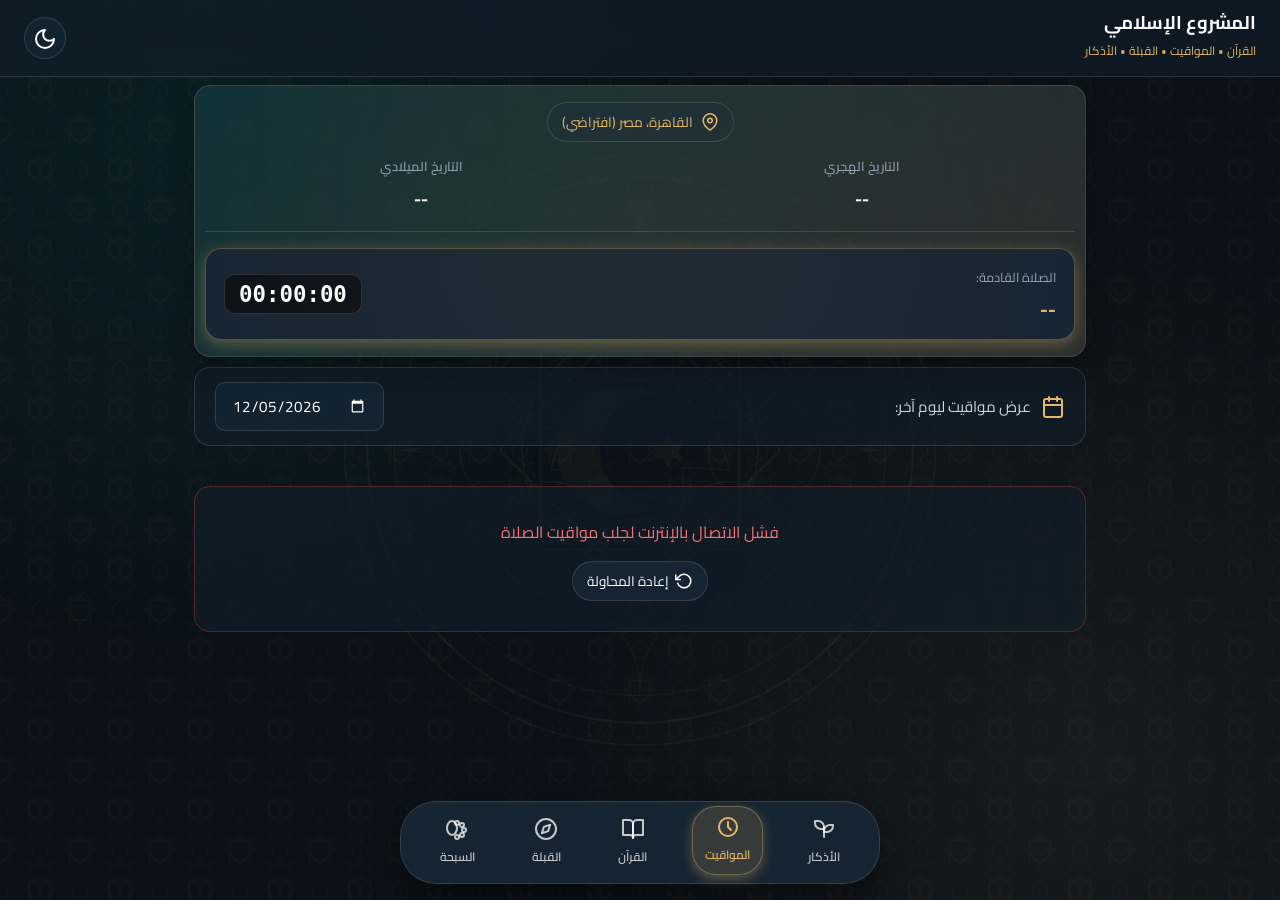
<file: index.html>
<!DOCTYPE html>
<html lang="ar" dir="rtl" data-theme="dark">
<head>
    <meta charset="UTF-8">
    <meta name="viewport" content="width=device-width, initial-scale=1.0, maximum-scale=5.0">
    <title>مواقيت الصلاة الدقيقة — المشروع الإسلامي الشامل</title>
    
    <!-- SEO & Metadata -->
    <meta name="description" content="مواقيت الصلاة الدقيقة والعد التنازلي للأذان القادم مع التاريخ الهجري والميلادي وتحديد الموقع التلقائي.">
    <meta name="keywords" content="مواقيت الصلاة, الفجر, الظهر, العصر, المغرب, العشاء, التاريخ الهجري, أوقات الصلاة">
    <meta name="theme-color" content="#0a1118">
    
    <!-- Open Graph -->
    <meta property="og:title" content="مواقيت الصلاة — المشروع الإسلامي الشامل">
    <meta property="og:description" content="مواقيت الصلاة والعد التنازلي للصلاة القادمة مع التاريخ الهجري والميلادي.">
    <meta property="og:type" content="website">

    <!-- PWA & Favicon -->
    <link rel="icon" href="data:image/svg+xml,<svg xmlns='http://www.w3.org/2000/svg' viewBox='0 0 24 24' fill='none' stroke='%23e5b869' stroke-width='2' stroke-linecap='round' stroke-linejoin='round'><path d='M12 3a6 6 0 0 0 9 9 9 9 0 1 1-9-9z'/></svg>">
    <link rel="manifest" href="manifest.json">

    <!-- Google Fonts -->
    <link rel="preconnect" href="https://fonts.googleapis.com">
    <link rel="preconnect" href="https://fonts.gstatic.com" crossorigin>
    <link href="https://fonts.googleapis.com/css2?family=Amiri:ital,wght@0,400;0,700;1,400&family=Cairo:wght@400;500;600;700;800&display=swap" rel="stylesheet">
    
    <!-- Main Stylesheet -->
    <link rel="stylesheet" href="style.css?v=4">
</head>
<body>

    <!-- Header Bar -->
    <header class="header-bar">
        <a href="index.html" class="header-brand" style="text-decoration: none; color: inherit;">
            <div class="brand-text">
                <h1>المشروع الإسلامي</h1>
                <span>القرآن • المواقيت • القبلة • الأذكار</span>
            </div>
        </a>
        <div class="header-actions">
            <button id="theme-toggle-btn" class="header-btn" title="تبديل الوضع الليلي / النهاري">
                <span id="theme-icon-slot">
                    <svg class="koboyo-icon" viewBox="0 0 24 24">
                        <path d="M12 3a6 6 0 0 0 9 9 9 9 0 1 1-9-9z"></path>
                    </svg>
                </span>
            </button>
        </div>
    </header>

    <!-- Main Container -->
    <main class="app-main">

        <!-- ==============================================
             قسم مواقيت الصلاة (Prayer Times)
             ============================================== -->
        <section class="page-section active" id="page-time">
            <!-- Hero Date & Next Prayer Banner -->
            <div class="prayer-hero-card">
                <div class="location-badge">
                    <svg class="koboyo-icon icon-sm" viewBox="0 0 24 24">
                        <path d="M21 10c0 7-9 13-9 13s-9-6-9-13a9 9 0 0 1 18 0z"></path>
                        <circle cx="12" cy="10" r="3"></circle>
                    </svg>
                    <span id="user-location-text">جاري تحديد الموقع...</span>
                </div>

                <div class="date-display-row">
                    <div class="date-item">
                        <h3>التاريخ الهجري</h3>
                        <p id="hijri-date-val">--</p>
                    </div>
                    <div class="date-item">
                        <h3>التاريخ الميلادي</h3>
                        <p id="gregorian-date-val">--</p>
                    </div>
                </div>

                <div class="next-prayer-banner">
                    <div class="next-prayer-info">
                        <span class="next-prayer-label">الصلاة القادمة:</span>
                        <div class="next-prayer-name" id="next-prayer-name">--</div>
                    </div>
                    <div>
                        <div class="countdown-box" id="next-prayer-timer">00:00:00</div>
                    </div>
                </div>
            </div>

            <!-- Date Picker Card -->
            <div class="date-picker-card">
                <div class="date-picker-label">
                    <svg class="koboyo-icon" viewBox="0 0 24 24" style="color: var(--accent-gold);">
                        <rect x="3" y="4" width="18" height="18" rx="2" ry="2"></rect>
                        <line x1="16" y1="2" x2="16" y2="6"></line>
                        <line x1="8" y1="2" x2="8" y2="6"></line>
                        <line x1="3" y1="10" x2="21" y2="10"></line>
                    </svg>
                    <span>عرض مواقيت ليوم آخر:</span>
                </div>
                <input type="date" id="prayer-date-picker" class="date-input">
            </div>

            <!-- Prayer Times List (Skeleton Loading Initial State) -->
            <div class="prayer-times-grid" id="prayer-times-list">
                <div class="skeleton-row-item">
                    <div style="display: flex; align-items: center; gap: 12px;">
                        <span class="skeleton-shimmer skeleton-circle" style="width: 26px; height: 26px;"></span>
                        <span class="skeleton-shimmer skeleton-pill" style="width: 90px; height: 16px;"></span>
                    </div>
                    <span class="skeleton-shimmer skeleton-pill" style="width: 65px; height: 18px;"></span>
                </div>
                <div class="skeleton-row-item">
                    <div style="display: flex; align-items: center; gap: 12px;">
                        <span class="skeleton-shimmer skeleton-circle" style="width: 26px; height: 26px;"></span>
                        <span class="skeleton-shimmer skeleton-pill" style="width: 80px; height: 16px;"></span>
                    </div>
                    <span class="skeleton-shimmer skeleton-pill" style="width: 65px; height: 18px;"></span>
                </div>
                <div class="skeleton-row-item">
                    <div style="display: flex; align-items: center; gap: 12px;">
                        <span class="skeleton-shimmer skeleton-circle" style="width: 26px; height: 26px;"></span>
                        <span class="skeleton-shimmer skeleton-pill" style="width: 95px; height: 16px;"></span>
                    </div>
                    <span class="skeleton-shimmer skeleton-pill" style="width: 65px; height: 18px;"></span>
                </div>
                <div class="skeleton-row-item">
                    <div style="display: flex; align-items: center; gap: 12px;">
                        <span class="skeleton-shimmer skeleton-circle" style="width: 26px; height: 26px;"></span>
                        <span class="skeleton-shimmer skeleton-pill" style="width: 90px; height: 16px;"></span>
                    </div>
                    <span class="skeleton-shimmer skeleton-pill" style="width: 65px; height: 18px;"></span>
                </div>
                <div class="skeleton-row-item">
                    <div style="display: flex; align-items: center; gap: 12px;">
                        <span class="skeleton-shimmer skeleton-circle" style="width: 26px; height: 26px;"></span>
                        <span class="skeleton-shimmer skeleton-pill" style="width: 95px; height: 16px;"></span>
                    </div>
                    <span class="skeleton-shimmer skeleton-pill" style="width: 65px; height: 18px;"></span>
                </div>
                <div class="skeleton-row-item">
                    <div style="display: flex; align-items: center; gap: 12px;">
                        <span class="skeleton-shimmer skeleton-circle" style="width: 26px; height: 26px;"></span>
                        <span class="skeleton-shimmer skeleton-pill" style="width: 90px; height: 16px;"></span>
                    </div>
                    <span class="skeleton-shimmer skeleton-pill" style="width: 65px; height: 18px;"></span>
                </div>
            </div>
        </section>

    </main>

    <!-- ==============================================
         Bottom Navigation Bar (5 Tabs with Koboyo Icons)
         ============================================== -->
    <nav class="bottom-nav-container">
        <!-- 1. Adhkar -->
        <a href="adhkar.html" class="nav-tab-btn" title="الأذكار">
            <svg class="koboyo-icon" viewBox="0 0 24 24">
                <path d="M12 10a6 6 0 0 0 -6 -6h-3v2a6 6 0 0 0 6 6h3"></path>
                <path d="M12 14a6 6 0 0 1 6 -6h3v1a6 6 0 0 1 -6 6h-3"></path>
                <path d="M12 20v-10"></path>
            </svg>
            <span>الأذكار</span>
        </a>

        <!-- 2. Prayer Times (Active on this page) -->
        <a href="index.html" class="nav-tab-btn active" title="المواقيت">
            <svg class="koboyo-icon" viewBox="0 0 24 24">
                <circle cx="12" cy="12" r="9"></circle>
                <polyline points="12 7 12 12 15 15"></polyline>
            </svg>
            <span>المواقيت</span>
        </a>

        <!-- 3. Quran -->
        <a href="quran.html" class="nav-tab-btn" title="القرآن">
            <svg class="koboyo-icon" viewBox="0 0 24 24">
                <path d="M2 3h6a4 4 0 0 1 4 4v14a3 3 0 0 0-3-3H2z"></path>
                <path d="M22 3h-6a4 4 0 0 0-4 4v14a3 3 0 0 1 3-3h7z"></path>
            </svg>
            <span>القرآن</span>
        </a>

        <!-- 4. Qibla -->
        <a href="qibla.html" class="nav-tab-btn" title="القبلة">
            <svg class="koboyo-icon" viewBox="0 0 24 24">
                <circle cx="12" cy="12" r="10"></circle>
                <polygon points="16.24 7.76 14.12 14.12 7.76 16.24 9.88 9.88 16.24 7.76"></polygon>
            </svg>
            <span>القبلة</span>
        </a>

        <!-- 5. Sabha -->
        <a href="masbaha.html" class="nav-tab-btn" title="السبحة">
            <svg class="koboyo-icon" viewBox="0 0 24 24">
                <circle cx="12" cy="6" r="2"></circle>
                <circle cx="17" cy="8" r="2"></circle>
                <circle cx="19" cy="13" r="2"></circle>
                <circle cx="17" cy="18" r="2"></circle>
                <circle cx="12" cy="20" r="2"></circle>
                <path d="M12 11c0 3.866-2.239 7-5 7s-5-3.134-5-7 2.239-7 5-7 5 3.134 5 7z"></path>
            </svg>
            <span>السبحة</span>
        </a>
    </nav>

    <!-- App Logic Engine -->
    <script src="app.js?v=4"></script>
</body>
</html>
</file>
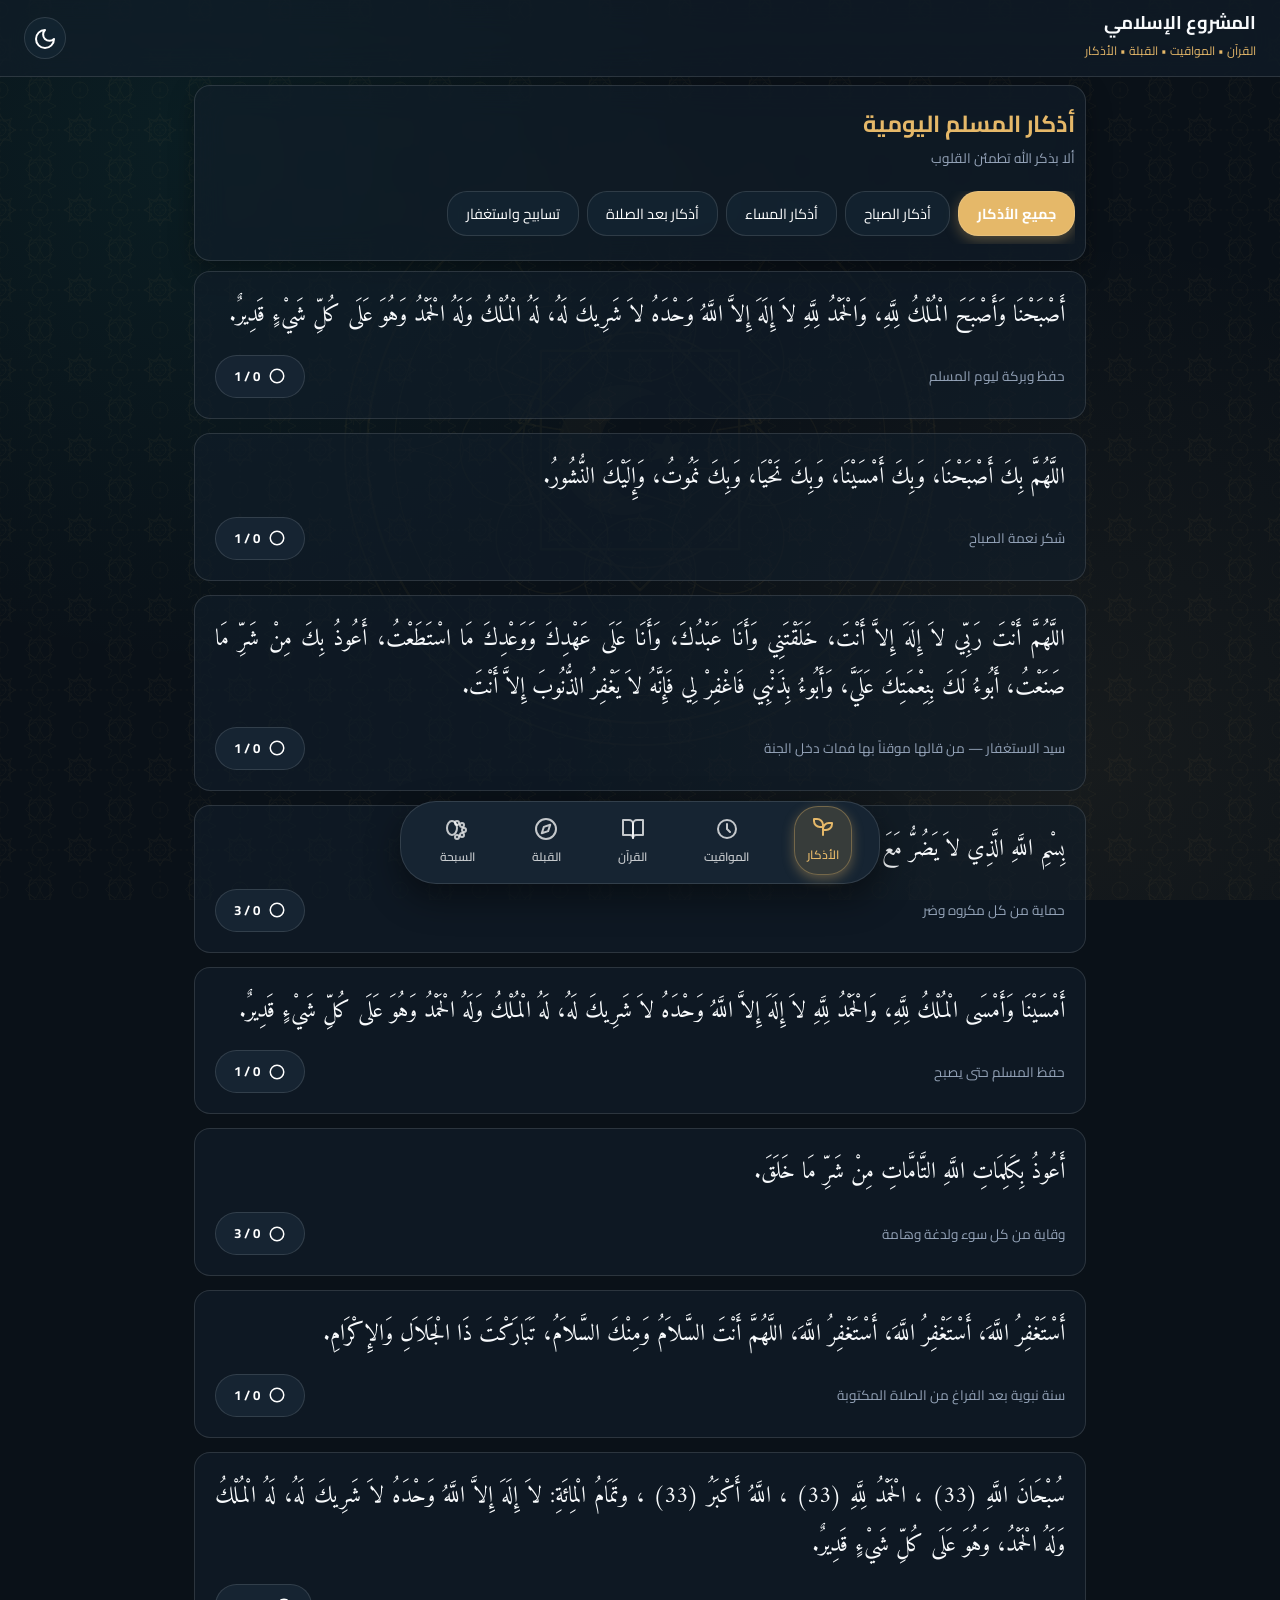
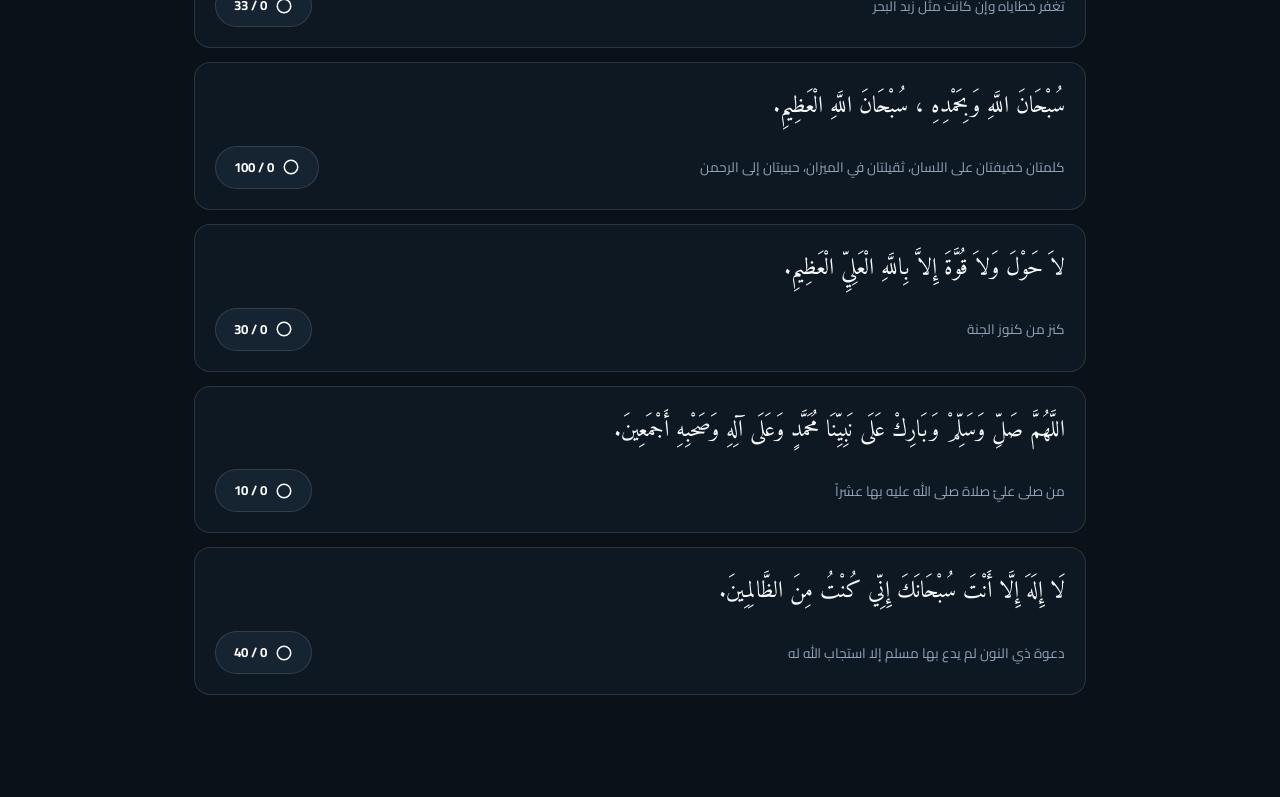
<file: adhkar.html>
<!DOCTYPE html>
<html lang="ar" dir="rtl" data-theme="dark">
<head>
    <meta charset="UTF-8">
    <meta name="viewport" content="width=device-width, initial-scale=1.0, maximum-scale=5.0">
    <title>أذكار المسلم اليومية — حصن المسلم — المشروع الإسلامي الشامل</title>
    
    <!-- SEO & Metadata -->
    <meta name="description" content="أذكار الصباح والمساء، أذكار بعد الصلاة، وتسابيح واستغفار مأثورة مع عدادات ذكية وتحديد الفضائل النبوية.">
    <meta name="keywords" content="أذكار الصباح, أذكار المساء, حصن المسلم, أذكار بعد الصلاة, تسابيح, استغفار">
    <meta name="theme-color" content="#0a1118">
    
    <!-- Open Graph -->
    <meta property="og:title" content="أذكار المسلم اليومية — المشروع الإسلامي الشامل">
    <meta property="og:description" content="أذكار الصباح والمساء واليوم والليلة مع عدادات إلكترونية تفاعلية.">
    <meta property="og:type" content="website">

    <!-- PWA & Favicon -->
    <link rel="icon" href="data:image/svg+xml,<svg xmlns='http://www.w3.org/2000/svg' viewBox='0 0 24 24' fill='none' stroke='%23e5b869' stroke-width='2' stroke-linecap='round' stroke-linejoin='round'><path d='M12 3a6 6 0 0 0 9 9 9 9 0 1 1-9-9z'/></svg>">
    <link rel="manifest" href="manifest.json">

    <!-- Google Fonts -->
    <link rel="preconnect" href="https://fonts.googleapis.com">
    <link rel="preconnect" href="https://fonts.gstatic.com" crossorigin>
    <link href="https://fonts.googleapis.com/css2?family=Amiri:ital,wght@0,400;0,700;1,400&family=Cairo:wght@400;500;600;700;800&display=swap" rel="stylesheet">
    
    <!-- Main Stylesheet -->
    <link rel="stylesheet" href="style.css?v=4">
</head>
<body>

    <!-- Header Bar -->
    <header class="header-bar">
        <a href="index.html" class="header-brand" style="text-decoration: none; color: inherit;">
            <div class="brand-text">
                <h1>المشروع الإسلامي</h1>
                <span>القرآن • المواقيت • القبلة • الأذكار</span>
            </div>
        </a>
        <div class="header-actions">
            <button id="theme-toggle-btn" class="header-btn" title="تبديل الوضع الليلي / النهاري">
                <span id="theme-icon-slot">
                    <svg class="koboyo-icon" viewBox="0 0 24 24">
                        <path d="M12 3a6 6 0 0 0 9 9 9 9 0 1 1-9-9z"></path>
                    </svg>
                </span>
            </button>
        </div>
    </header>

    <!-- Main Container -->
    <main class="app-main">

        <!-- ==============================================
             قسم الأذكار اليومية (Daily Adhkar)
             ============================================== -->
        <section class="page-section active" id="page-adhkar">
            <div class="card-glass">
                <div class="adhkar-header">
                    <div>
                        <h2 style="font-size: 1.45rem; color: var(--accent-gold);">أذكار المسلم اليومية</h2>
                        <p style="color: var(--text-muted); font-size: 0.85rem;">ألا بذكر الله تطمئن القلوب</p>
                    </div>
                </div>

                <!-- Adhkar Category Tabs -->
                <div class="adhkar-category-tabs">
                    <button class="adhkar-tab active" data-cat="all">جميع الأذكار</button>
                    <button class="adhkar-tab" data-cat="sabah">أذكار الصباح</button>
                    <button class="adhkar-tab" data-cat="masa">أذكار المساء</button>
                    <button class="adhkar-tab" data-cat="salah">أذكار بعد الصلاة</button>
                    <button class="adhkar-tab" data-cat="tasbih">تسابيح واستغفار</button>
                </div>
            </div>

            <!-- Adhkar Cards Container (Skeleton Loading State) -->
            <div class="adhkar-cards-list" id="adhkar-cards-container">
                <div class="skeleton-adhkar-card">
                    <div class="skeleton-shimmer skeleton-pill" style="width: 85%; height: 20px;"></div>
                    <div class="skeleton-shimmer skeleton-pill" style="width: 65%; height: 16px;"></div>
                    <div style="display: flex; justify-content: space-between; align-items: center; margin-top: 10px;">
                        <div class="skeleton-shimmer skeleton-pill" style="width: 35%; height: 14px;"></div>
                        <div class="skeleton-shimmer skeleton-pill" style="width: 85px; height: 32px; border-radius: 20px;"></div>
                    </div>
                </div>
                <div class="skeleton-adhkar-card">
                    <div class="skeleton-shimmer skeleton-pill" style="width: 90%; height: 20px;"></div>
                    <div class="skeleton-shimmer skeleton-pill" style="width: 70%; height: 16px;"></div>
                    <div style="display: flex; justify-content: space-between; align-items: center; margin-top: 10px;">
                        <div class="skeleton-shimmer skeleton-pill" style="width: 40%; height: 14px;"></div>
                        <div class="skeleton-shimmer skeleton-pill" style="width: 85px; height: 32px; border-radius: 20px;"></div>
                    </div>
                </div>
                <div class="skeleton-adhkar-card">
                    <div class="skeleton-shimmer skeleton-pill" style="width: 80%; height: 20px;"></div>
                    <div class="skeleton-shimmer skeleton-pill" style="width: 55%; height: 16px;"></div>
                    <div style="display: flex; justify-content: space-between; align-items: center; margin-top: 10px;">
                        <div class="skeleton-shimmer skeleton-pill" style="width: 30%; height: 14px;"></div>
                        <div class="skeleton-shimmer skeleton-pill" style="width: 85px; height: 32px; border-radius: 20px;"></div>
                    </div>
                </div>
            </div>
        </section>

    </main>

    <!-- ==============================================
         Bottom Navigation Bar (5 Tabs with Koboyo Icons)
         ============================================== -->
    <nav class="bottom-nav-container">
        <!-- 1. Adhkar (Active on this page) -->
        <a href="adhkar.html" class="nav-tab-btn active" title="الأذكار">
            <svg class="koboyo-icon" viewBox="0 0 24 24">
                <path d="M12 10a6 6 0 0 0 -6 -6h-3v2a6 6 0 0 0 6 6h3"></path>
                <path d="M12 14a6 6 0 0 1 6 -6h3v1a6 6 0 0 1 -6 6h-3"></path>
                <path d="M12 20v-10"></path>
            </svg>
            <span>الأذكار</span>
        </a>

        <!-- 2. Prayer Times -->
        <a href="index.html" class="nav-tab-btn" title="المواقيت">
            <svg class="koboyo-icon" viewBox="0 0 24 24">
                <circle cx="12" cy="12" r="9"></circle>
                <polyline points="12 7 12 12 15 15"></polyline>
            </svg>
            <span>المواقيت</span>
        </a>

        <!-- 3. Quran -->
        <a href="quran.html" class="nav-tab-btn" title="القرآن">
            <svg class="koboyo-icon" viewBox="0 0 24 24">
                <path d="M2 3h6a4 4 0 0 1 4 4v14a3 3 0 0 0-3-3H2z"></path>
                <path d="M22 3h-6a4 4 0 0 0-4 4v14a3 3 0 0 1 3-3h7z"></path>
            </svg>
            <span>القرآن</span>
        </a>

        <!-- 4. Qibla -->
        <a href="qibla.html" class="nav-tab-btn" title="القبلة">
            <svg class="koboyo-icon" viewBox="0 0 24 24">
                <circle cx="12" cy="12" r="10"></circle>
                <polygon points="16.24 7.76 14.12 14.12 7.76 16.24 9.88 9.88 16.24 7.76"></polygon>
            </svg>
            <span>القبلة</span>
        </a>

        <!-- 5. Sabha -->
        <a href="masbaha.html" class="nav-tab-btn" title="السبحة">
            <svg class="koboyo-icon" viewBox="0 0 24 24">
                <circle cx="12" cy="6" r="2"></circle>
                <circle cx="17" cy="8" r="2"></circle>
                <circle cx="19" cy="13" r="2"></circle>
                <circle cx="17" cy="18" r="2"></circle>
                <circle cx="12" cy="20" r="2"></circle>
                <path d="M12 11c0 3.866-2.239 7-5 7s-5-3.134-5-7 2.239-7 5-7 5 3.134 5 7z"></path>
            </svg>
            <span>السبحة</span>
        </a>
    </nav>

    <!-- App Logic Engine -->
    <script src="app.js?v=4"></script>
</body>
</html>
</file>
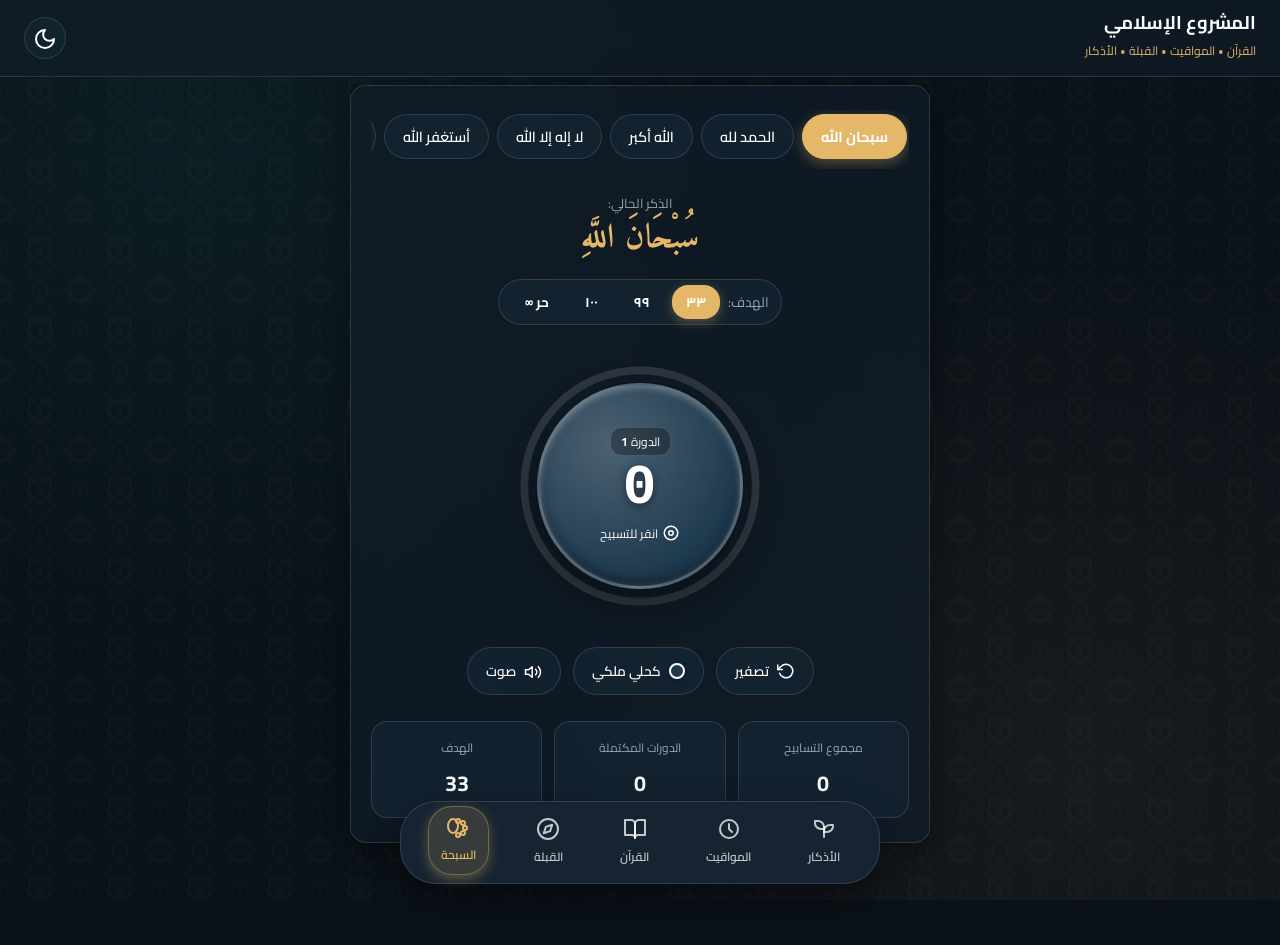
<file: masbaha.html>
<!DOCTYPE html>
<html lang="ar" dir="rtl" data-theme="dark">
<head>
    <meta charset="UTF-8">
    <meta name="viewport" content="width=device-width, initial-scale=1.0, maximum-scale=5.0">
    <title>السبحة الإلكترونية الذكية — تسابيح وعداد استغفار — المشروع الإسلامي الشامل</title>
    
    <!-- SEO & Metadata -->
    <meta name="description" content="سبحة إلكترونية رقمية ذكية مع مؤشر دائري تقدمي، اهتزاز تفاعلي، تغيير ألوان الخرز، وأهداف التسبيح ۳۳، ۹۹، ۱۰۰، وحر.">
    <meta name="keywords" content="سبحة إلكترونية, تسبيح, عداد الاستغفار, مسبحة رقمية, أذكار التسبيح">
    <meta name="theme-color" content="#0a1118">
    
    <!-- Open Graph -->
    <meta property="og:title" content="السبحة الإلكترونية الذكية — المشروع الإسلامي الشامل">
    <meta property="og:description" content="سبحة إلكترونية فاخرة متطورة للتسبيح والاستغفار.">
    <meta property="og:type" content="website">

    <!-- PWA & Favicon -->
    <link rel="icon" href="data:image/svg+xml,<svg xmlns='http://www.w3.org/2000/svg' viewBox='0 0 24 24' fill='none' stroke='%23e5b869' stroke-width='2' stroke-linecap='round' stroke-linejoin='round'><path d='M12 3a6 6 0 0 0 9 9 9 9 0 1 1-9-9z'/></svg>">
    <link rel="manifest" href="manifest.json">

    <!-- Google Fonts -->
    <link rel="preconnect" href="https://fonts.googleapis.com">
    <link rel="preconnect" href="https://fonts.gstatic.com" crossorigin>
    <link href="https://fonts.googleapis.com/css2?family=Amiri:ital,wght@0,400;0,700;1,400&family=Cairo:wght@400;500;600;700;800&display=swap" rel="stylesheet">
    
    <!-- Main Stylesheet -->
    <link rel="stylesheet" href="style.css?v=4">
</head>
<body>

    <!-- Header Bar -->
    <header class="header-bar">
        <a href="index.html" class="header-brand" style="text-decoration: none; color: inherit;">
            <div class="brand-text">
                <h1>المشروع الإسلامي</h1>
                <span>القرآن • المواقيت • القبلة • الأذكار</span>
            </div>
        </a>
        <div class="header-actions">
            <button id="theme-toggle-btn" class="header-btn" title="تبديل الوضع الليلي / النهاري">
                <span id="theme-icon-slot">
                    <svg class="koboyo-icon" viewBox="0 0 24 24">
                        <path d="M12 3a6 6 0 0 0 9 9 9 9 0 1 1-9-9z"></path>
                    </svg>
                </span>
            </button>
        </div>
    </header>

    <!-- Main Container -->
    <main class="app-main">

        <!-- ==============================================
             قسم السبحة الإلكترونية (Digital Masbaha)
             ============================================== -->
        <section class="page-section active" id="page-sabha">
            <div class="card-glass sabha-main-card">
                
                <!-- Quick Dhikr Selector Pills -->
                <div class="sabha-dhikr-selector" id="sabha-dhikr-list"></div>

                <!-- Active Dhikr Title Banner -->
                <div class="active-dhikr-banner">
                    <span class="dhikr-sublabel">الذكر الحالي:</span>
                    <h2 class="active-dhikr-text" id="sabha-active-dhikr-name">سُبْحَانَ اللَّهِ</h2>
                </div>

                <!-- Target Goal Selector Pills -->
                <div class="sabha-target-pills">
                    <span style="font-size: 0.85rem; color: var(--text-muted); align-self: center;">الهدف:</span>
                    <button class="target-pill-btn active" data-target="33" onclick="setSabhaTarget(33)">٣٣</button>
                    <button class="target-pill-btn" data-target="99" onclick="setSabhaTarget(99)">٩٩</button>
                    <button class="target-pill-btn" data-target="100" onclick="setSabhaTarget(100)">١٠٠</button>
                    <button class="target-pill-btn" data-target="0" onclick="setSabhaTarget(0)">حر ∞</button>
                </div>

                <!-- Milestone Celebration Toast -->
                <div class="milestone-badge" id="sabha-milestone-toast">
                    <svg class="koboyo-icon icon-sm" viewBox="0 0 24 24"><polyline points="20 6 9 17 4 12"></polyline></svg>
                    <span id="milestone-toast-text">ما شاء الله! أتممت الدورة بنجاح </span>
                </div>

                <!-- Modern Circular Interactive Masbaha Widget -->
                <div class="luxury-masbaha-dial" id="masbaha-interactive-dial" onclick="handleMasbahaTap(event)" title="انقر للتسبيح">
                    <!-- Circular SVG Progress Ring -->
                    <svg class="masbaha-progress-ring" viewBox="0 0 280 280">
                        <circle class="ring-bg" cx="140" cy="140" r="120"></circle>
                        <circle class="ring-fill" id="masbaha-ring-fill" cx="140" cy="140" r="120"></circle>
                    </svg>

                    <!-- Inner Tactile Tap Disk -->
                    <div class="masbaha-tap-surface" id="masbaha-tap-surface">
                        <div class="masbaha-laps-badge">
                            <span>الدورة </span>
                            <strong id="masbaha-laps-count">1</strong>
                        </div>

                        <!-- Big Digital Number Display -->
                        <div class="masbaha-number-huge" id="masbaha-digit-display">0</div>

                        <div class="masbaha-tap-hint">
                            <svg class="koboyo-icon icon-sm" viewBox="0 0 24 24">
                                <circle cx="12" cy="12" r="9"></circle>
                                <circle cx="12" cy="12" r="3"></circle>
                            </svg>
                            <span>انقر للتسبيح</span>
                        </div>
                    </div>
                </div>

                <!-- Masbaha Quick Actions Bar -->
                <div class="masbaha-actions-bar">
                    <button class="masbaha-action-btn" id="masbaha-reset-btn" onclick="resetSabha()" title="تصفير العداد">
                        <svg class="koboyo-icon icon-sm" viewBox="0 0 24 24">
                            <polyline points="1 4 1 10 7 10"></polyline>
                            <path d="M3.51 15a9 9 0 1 0 2.13-9.36L1 10"></path>
                        </svg>
                        <span>تصفير</span>
                    </button>

                    <button class="masbaha-action-btn" id="masbaha-color-btn" onclick="cycleSabhaColor()" title="تغيير لون السبحة">
                        <span class="color-indicator-dot" id="sabha-color-dot"></span>
                        <span id="sabha-color-name">كحلي ملكي</span>
                    </button>

                    <button class="masbaha-action-btn" id="masbaha-sound-btn" onclick="toggleSabhaSound()" title="صوت النقر">
                        <span id="sabha-sound-icon">
                            <svg class="koboyo-icon icon-sm" viewBox="0 0 24 24">
                                <polygon points="11 5 6 9 2 9 2 15 6 15 11 19 11 5"></polygon>
                                <path d="M19.07 4.93a10 10 0 0 1 0 14.14M15.54 8.46a5 5 0 0 1 0 7.07"></path>
                            </svg>
                        </span>
                        <span id="sabha-sound-label">صوت</span>
                    </button>
                </div>

                <!-- Stats Overview Grid -->
                <div class="masbaha-stats-grid">
                    <div class="stat-mini-card">
                        <span class="stat-label">مجموع التسابيح</span>
                        <span class="stat-num" id="masbaha-total-stat">0</span>
                    </div>
                    <div class="stat-mini-card">
                        <span class="stat-label">الدورات المكتملة</span>
                        <span class="stat-num" id="masbaha-laps-stat">0</span>
                    </div>
                    <div class="stat-mini-card">
                        <span class="stat-label">الهدف</span>
                        <span class="stat-num" id="masbaha-target-stat">33</span>
                    </div>
                </div>

            </div>
        </section>

    </main>

    <!-- ==============================================
         Bottom Navigation Bar (5 Tabs with Koboyo Icons)
         ============================================== -->
    <nav class="bottom-nav-container">
        <!-- 1. Adhkar -->
        <a href="adhkar.html" class="nav-tab-btn" title="الأذكار">
            <svg class="koboyo-icon" viewBox="0 0 24 24">
                <path d="M12 10a6 6 0 0 0 -6 -6h-3v2a6 6 0 0 0 6 6h3"></path>
                <path d="M12 14a6 6 0 0 1 6 -6h3v1a6 6 0 0 1 -6 6h-3"></path>
                <path d="M12 20v-10"></path>
            </svg>
            <span>الأذكار</span>
        </a>

        <!-- 2. Prayer Times -->
        <a href="index.html" class="nav-tab-btn" title="المواقيت">
            <svg class="koboyo-icon" viewBox="0 0 24 24">
                <circle cx="12" cy="12" r="9"></circle>
                <polyline points="12 7 12 12 15 15"></polyline>
            </svg>
            <span>المواقيت</span>
        </a>

        <!-- 3. Quran -->
        <a href="quran.html" class="nav-tab-btn" title="القرآن">
            <svg class="koboyo-icon" viewBox="0 0 24 24">
                <path d="M2 3h6a4 4 0 0 1 4 4v14a3 3 0 0 0-3-3H2z"></path>
                <path d="M22 3h-6a4 4 0 0 0-4 4v14a3 3 0 0 1 3-3h7z"></path>
            </svg>
            <span>القرآن</span>
        </a>

        <!-- 4. Qibla -->
        <a href="qibla.html" class="nav-tab-btn" title="القبلة">
            <svg class="koboyo-icon" viewBox="0 0 24 24">
                <circle cx="12" cy="12" r="10"></circle>
                <polygon points="16.24 7.76 14.12 14.12 7.76 16.24 9.88 9.88 16.24 7.76"></polygon>
            </svg>
            <span>القبلة</span>
        </a>

        <!-- 5. Sabha (Active on this page) -->
        <a href="masbaha.html" class="nav-tab-btn active" title="السبحة">
            <svg class="koboyo-icon" viewBox="0 0 24 24">
                <circle cx="12" cy="6" r="2"></circle>
                <circle cx="17" cy="8" r="2"></circle>
                <circle cx="19" cy="13" r="2"></circle>
                <circle cx="17" cy="18" r="2"></circle>
                <circle cx="12" cy="20" r="2"></circle>
                <path d="M12 11c0 3.866-2.239 7-5 7s-5-3.134-5-7 2.239-7 5-7 5 3.134 5 7z"></path>
            </svg>
            <span>السبحة</span>
        </a>
    </nav>

    <!-- App Logic Engine -->
    <script src="app.js?v=4"></script>
</body>
</html>
</file>
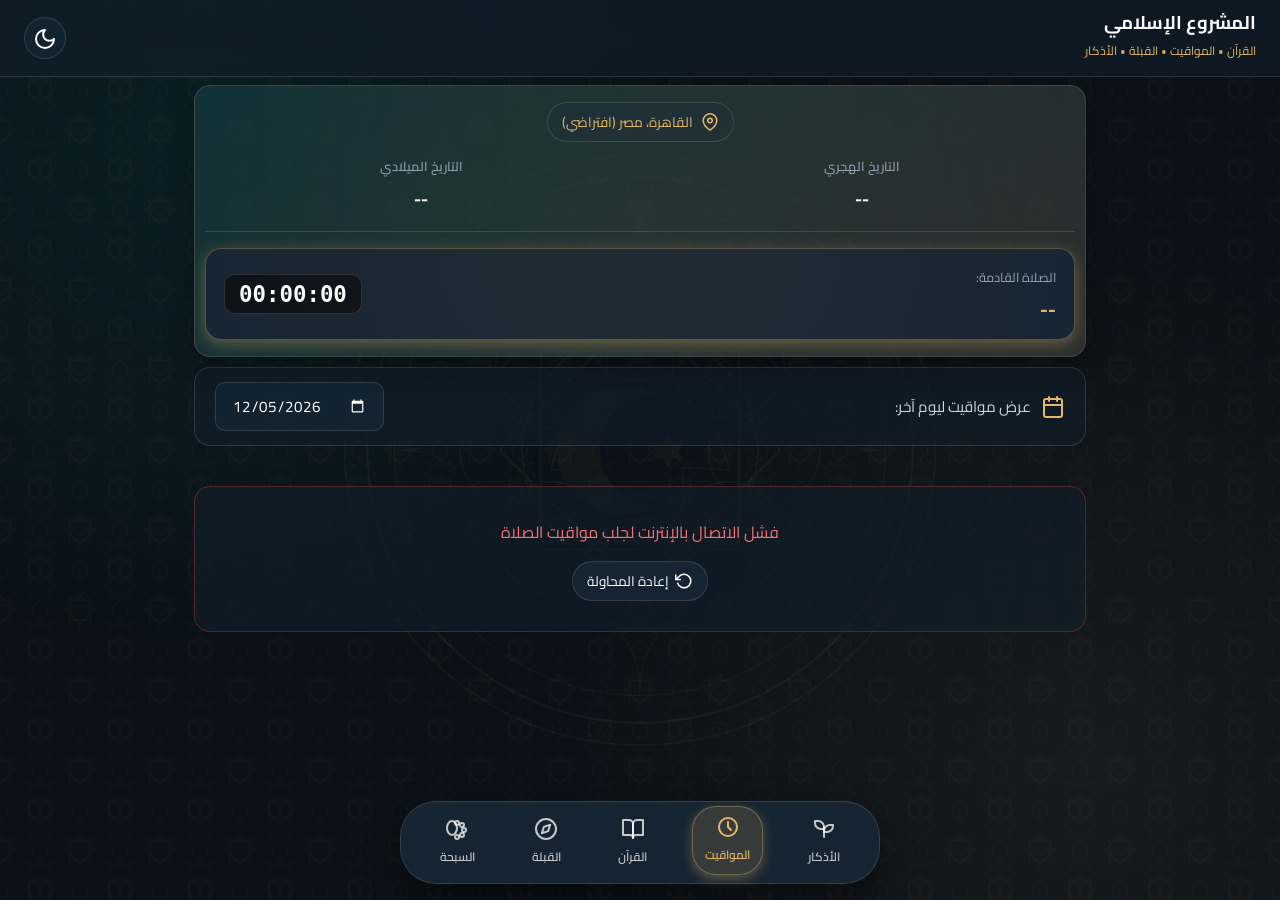
<file: prayer.html>
<!DOCTYPE html>
<html lang="ar">
<head>
    <meta charset="UTF-8">
    <meta http-equiv="refresh" content="0; url=index.html">
    <title>مواقيت الصلاة — إعادة توجيه...</title>
    <script>window.location.replace("index.html");</script>
</head>
<body>
    <p>جاري الانتقال إلى <a href="index.html">مواقيت الصلاة</a>...</p>
</body>
</html>
</file>
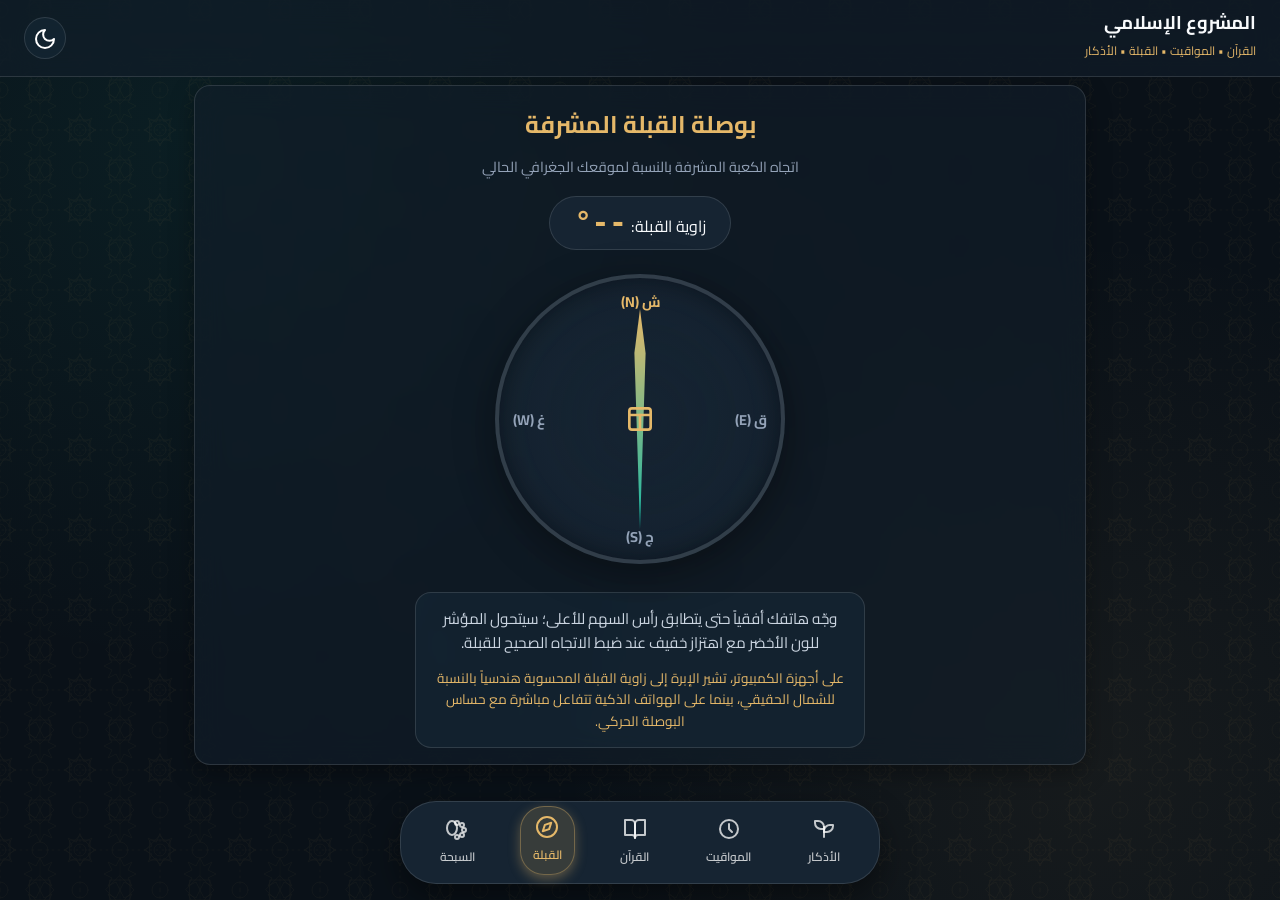
<file: qibla.html>
<!DOCTYPE html>
<html lang="ar" dir="rtl" data-theme="dark">
<head>
    <meta charset="UTF-8">
    <meta name="viewport" content="width=device-width, initial-scale=1.0, maximum-scale=5.0">
    <title>بوصلة اتجاه القبلة — الكعبة المشرفة — المشروع الإسلامي الشامل</title>
    
    <!-- SEO & Metadata -->
    <meta name="description" content="حدد اتجاه القبلة المشرفة نحو الكعبة في مكة المكرمة بدقة عالية عبر البوصلة الرقمية التفاعلية مع دعم حساسات الهواتف الذكية.">
    <meta name="keywords" content="اتجاه القبلة, بوصلة القبلة, الكعبة المشرفة, مكة المكرمة, تحديد القبلة">
    <meta name="theme-color" content="#0a1118">
    
    <!-- Open Graph -->
    <meta property="og:title" content="اتجاه القبلة — المشروع الإسلامي الشامل">
    <meta property="og:description" content="بوصلة تفاعلية دقيقة لتحديد اتجاه القبلة نحو مكة المكرمة.">
    <meta property="og:type" content="website">

    <!-- PWA & Favicon -->
    <link rel="icon" href="data:image/svg+xml,<svg xmlns='http://www.w3.org/2000/svg' viewBox='0 0 24 24' fill='none' stroke='%23e5b869' stroke-width='2' stroke-linecap='round' stroke-linejoin='round'><path d='M12 3a6 6 0 0 0 9 9 9 9 0 1 1-9-9z'/></svg>">
    <link rel="manifest" href="manifest.json">

    <!-- Google Fonts -->
    <link rel="preconnect" href="https://fonts.googleapis.com">
    <link rel="preconnect" href="https://fonts.gstatic.com" crossorigin>
    <link href="https://fonts.googleapis.com/css2?family=Amiri:ital,wght@0,400;0,700;1,400&family=Cairo:wght@400;500;600;700;800&display=swap" rel="stylesheet">
    
    <!-- Main Stylesheet -->
    <link rel="stylesheet" href="style.css?v=4">
</head>
<body>

    <!-- Header Bar -->
    <header class="header-bar">
        <a href="index.html" class="header-brand" style="text-decoration: none; color: inherit;">
            <div class="brand-text">
                <h1>المشروع الإسلامي</h1>
                <span>القرآن • المواقيت • القبلة • الأذكار</span>
            </div>
        </a>
        <div class="header-actions">
            <button id="theme-toggle-btn" class="header-btn" title="تبديل الوضع الليلي / النهاري">
                <span id="theme-icon-slot">
                    <svg class="koboyo-icon" viewBox="0 0 24 24">
                        <path d="M12 3a6 6 0 0 0 9 9 9 9 0 1 1-9-9z"></path>
                    </svg>
                </span>
            </button>
        </div>
    </header>

    <!-- Main Container -->
    <main class="app-main">

        <!-- ==============================================
             قسم اتجاه القبلة (Qibla Compass)
             ============================================== -->
        <section class="page-section active" id="page-qibla">
            <div class="card-glass qibla-container">
                <div style="margin-bottom: 16px;">
                    <h2 style="font-size: 1.5rem; margin-bottom: 6px; color: var(--accent-gold);">بوصلة القبلة المشرفة</h2>
                    <p style="color: var(--text-muted); font-size: 0.9rem;">اتجاه الكعبة المشرفة بالنسبة لموقعك الجغرافي الحالي</p>
                </div>

                <div class="qibla-degree-badge">
                    <span>زاوية القبلة:</span>
                    <span class="qibla-degree-val" id="qibla-angle-val">--°</span>
                </div>

                <!-- Circular Compass Dial -->
                <div class="compass-wrapper" id="compass-wrapper-el">
                    <span class="cardinal cardinal-n">ش (N)</span>
                    <span class="cardinal cardinal-e">ق (E)</span>
                    <span class="cardinal cardinal-s">ج (S)</span>
                    <span class="cardinal cardinal-w">غ (W)</span>

                    <!-- Kaaba Center Marker -->
                    <div class="kaaba-center-box">
                        <svg class="koboyo-icon kaaba-svg" viewBox="0 0 24 24">
                            <rect x="4" y="4" width="16" height="16" rx="2"></rect>
                            <line x1="4" y1="9" x2="20" y2="9"></line>
                            <line x1="12" y1="9" x2="12" y2="20"></line>
                        </svg>
                    </div>

                    <!-- Compass Needle -->
                    <div class="compass-needle" id="compass-needle-el"></div>
                </div>

                <!-- Guidance & Mobile Permissions -->
                <div class="qibla-instruction-box">
                    <p> وجّه هاتفك أفقياً حتى يتطابق رأس السهم للأعلى؛ سيتحول المؤشر للون الأخضر مع اهتزاز خفيف عند ضبط الاتجاه الصحيح للقبلة.</p>
                    <div class="desktop-notice">
                        على أجهزة الكمبيوتر، تشير الإبرة إلى زاوية القبلة المحسوبة هندسياً بالنسبة للشمال الحقيقي، بينما على الهواتف الذكية تتفاعل مباشرة مع حساس البوصلة الحركي.
                    </div>
                    <button class="btn-compass-permission" id="qibla-permission-btn">
                        تفعيل حساسات البوصلة
                    </button>
                </div>
            </div>
        </section>

    </main>

    <!-- ==============================================
         Bottom Navigation Bar (5 Tabs with Koboyo Icons)
         ============================================== -->
    <nav class="bottom-nav-container">
        <!-- 1. Adhkar -->
        <a href="adhkar.html" class="nav-tab-btn" title="الأذكار">
            <svg class="koboyo-icon" viewBox="0 0 24 24">
                <path d="M12 10a6 6 0 0 0 -6 -6h-3v2a6 6 0 0 0 6 6h3"></path>
                <path d="M12 14a6 6 0 0 1 6 -6h3v1a6 6 0 0 1 -6 6h-3"></path>
                <path d="M12 20v-10"></path>
            </svg>
            <span>الأذكار</span>
        </a>

        <!-- 2. Prayer Times -->
        <a href="index.html" class="nav-tab-btn" title="المواقيت">
            <svg class="koboyo-icon" viewBox="0 0 24 24">
                <circle cx="12" cy="12" r="9"></circle>
                <polyline points="12 7 12 12 15 15"></polyline>
            </svg>
            <span>المواقيت</span>
        </a>

        <!-- 3. Quran -->
        <a href="quran.html" class="nav-tab-btn" title="القرآن">
            <svg class="koboyo-icon" viewBox="0 0 24 24">
                <path d="M2 3h6a4 4 0 0 1 4 4v14a3 3 0 0 0-3-3H2z"></path>
                <path d="M22 3h-6a4 4 0 0 0-4 4v14a3 3 0 0 1 3-3h7z"></path>
            </svg>
            <span>القرآن</span>
        </a>

        <!-- 4. Qibla (Active on this page) -->
        <a href="qibla.html" class="nav-tab-btn active" title="القبلة">
            <svg class="koboyo-icon" viewBox="0 0 24 24">
                <circle cx="12" cy="12" r="10"></circle>
                <polygon points="16.24 7.76 14.12 14.12 7.76 16.24 9.88 9.88 16.24 7.76"></polygon>
            </svg>
            <span>القبلة</span>
        </a>

        <!-- 5. Sabha -->
        <a href="masbaha.html" class="nav-tab-btn" title="السبحة">
            <svg class="koboyo-icon" viewBox="0 0 24 24">
                <circle cx="12" cy="6" r="2"></circle>
                <circle cx="17" cy="8" r="2"></circle>
                <circle cx="19" cy="13" r="2"></circle>
                <circle cx="17" cy="18" r="2"></circle>
                <circle cx="12" cy="20" r="2"></circle>
                <path d="M12 11c0 3.866-2.239 7-5 7s-5-3.134-5-7 2.239-7 5-7 5 3.134 5 7z"></path>
            </svg>
            <span>السبحة</span>
        </a>
    </nav>

    <!-- App Logic Engine -->
    <script src="app.js?v=4"></script>
</body>
</html>
</file>
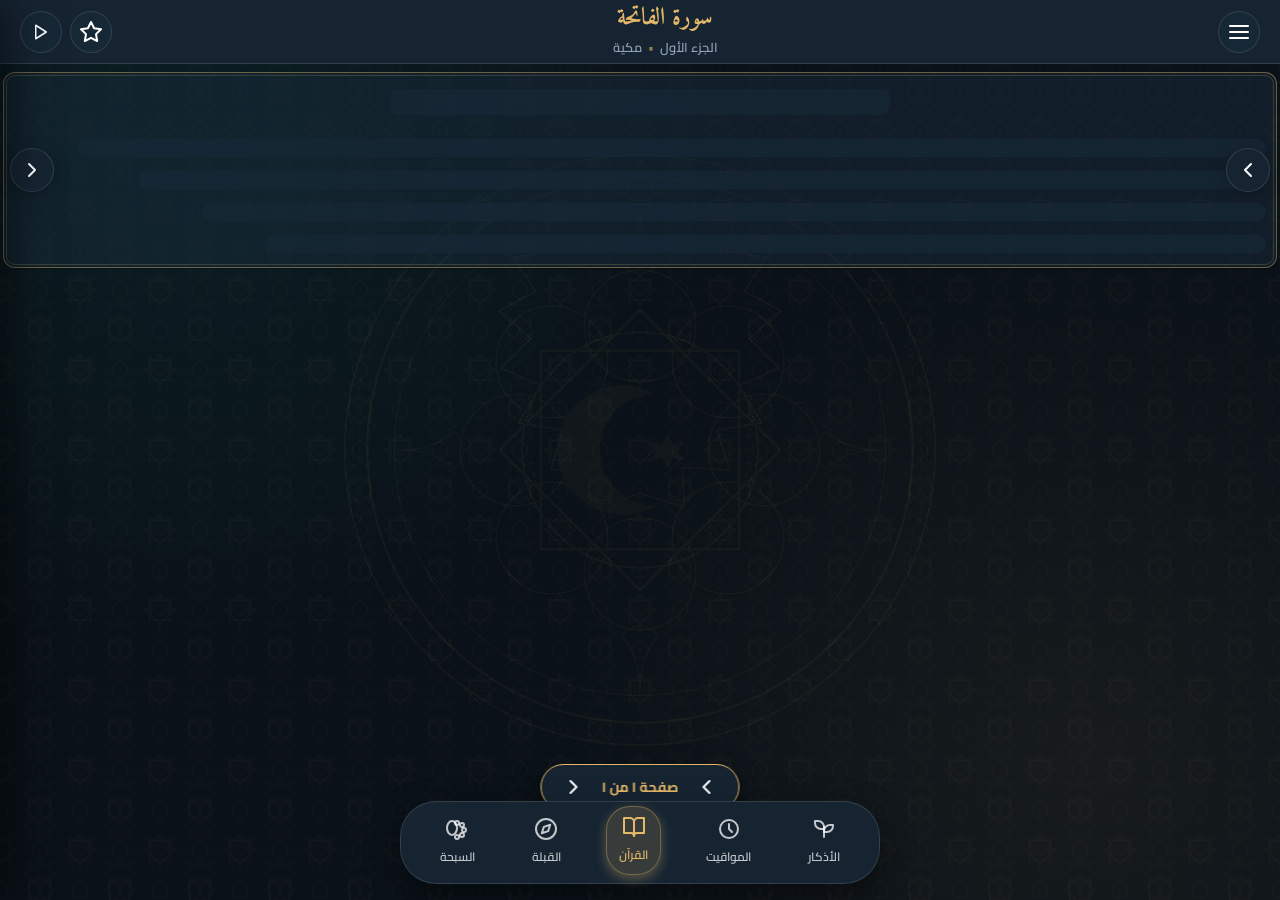
<file: quran.html>
<!DOCTYPE html>
<html lang="ar" dir="rtl" data-theme="dark">
<head>
    <meta charset="UTF-8">
    <meta name="viewport" content="width=device-width, initial-scale=1.0, maximum-scale=5.0">
    <title>القرآن الكريم — تلاوة صوتية وبحث في الآيات — المشروع الإسلامي الشامل</title>
    
    <!-- SEO & Metadata -->
    <meta name="description" content="اقرأ واستمع إلى القرآن الكريم كاملاً بصوت الشيخ مشاري العفاسي مع خاصية البحث الفوري في آيات وسور المصحف الشريف.">
    <meta name="keywords" content="قرآن كريم, تلاوة صوتية, استماع للقرآن, مشاري العفاسي, بحث في الآيات, سور القرآن">
    <meta name="theme-color" content="#0a1118">
    
    <!-- Open Graph -->
    <meta property="og:title" content="القرآن الكريم — المشروع الإسلامي الشامل">
    <meta property="og:description" content="تلاوة القرآن الكريم كاملاً والبحث في الآيات مع استماع صوتي نقي.">
    <meta property="og:type" content="website">

    <!-- PWA & Favicon -->
    <link rel="icon" href="data:image/svg+xml,<svg xmlns='http://www.w3.org/2000/svg' viewBox='0 0 24 24' fill='none' stroke='%23e5b869' stroke-width='2' stroke-linecap='round' stroke-linejoin='round'><path d='M12 3a6 6 0 0 0 9 9 9 9 0 1 1-9-9z'/></svg>">
    <link rel="manifest" href="manifest.json">

    <!-- Google Fonts -->
    <link rel="preconnect" href="https://fonts.googleapis.com">
    <link rel="preconnect" href="https://fonts.gstatic.com" crossorigin>
    <link href="https://fonts.googleapis.com/css2?family=Amiri:ital,wght@0,400;0,700;1,400&family=Cairo:wght@400;500;600;700;800&display=swap" rel="stylesheet">
    
    <!-- Main Stylesheet -->
    <link rel="stylesheet" href="style.css?v=4">
</head>
<body>

    <!-- ==============================================
         قائمة التصفح والبحث الجانبية (Side Menu Drawer)
         ============================================== -->
    <div class="drawer-overlay" id="drawer-overlay"></div>
    <aside class="side-menu-drawer" id="side-menu-drawer" aria-hidden="true">
        <div class="drawer-header">
            <div class="drawer-brand">
                <svg class="koboyo-icon icon-md" viewBox="0 0 24 24" style="color: var(--accent-gold);">
                    <path d="M2 3h6a4 4 0 0 1 4 4v14a3 3 0 0 0-3-3H2z"></path>
                    <path d="M22 3h-6a4 4 0 0 0-4 4v14a3 3 0 0 1 3-3h7z"></path>
                </svg>
                <div class="drawer-brand-text">
                    <h3>المصحف الشريف</h3>
                    <span>المشروع الإسلامي</span>
                </div>
            </div>
            <button class="drawer-close-btn" id="drawer-close-btn" title="إغلاق القائمة">
                <svg class="koboyo-icon icon-sm" viewBox="0 0 24 24">
                    <line x1="18" y1="6" x2="6" y2="18"></line>
                    <line x1="6" y1="6" x2="18" y2="18"></line>
                </svg>
            </button>
        </div>

        <div class="drawer-scroll-body">
            <!-- 1. موضع القراءة الحالي ومتابعته -->
            <div class="drawer-section">
                <div class="drawer-section-title">متابعة القراءة الحالية</div>
                <div class="drawer-reading-pill" id="drawer-current-read-card">
                    <div class="reading-pill-info">
                        <strong id="drawer-read-surah">سورة الفاتحة</strong>
                        <span id="drawer-read-meta">الجزء الأول • الآية ١</span>
                    </div>
                    <button class="reading-pill-jump-btn" id="drawer-jump-read-btn" title="الذهاب للآية">
                        <svg class="koboyo-icon icon-sm" viewBox="0 0 24 24">
                            <polyline points="15 18 9 12 15 6"></polyline>
                        </svg>
                    </button>
                </div>
            </div>

            <!-- 2. البحث السريع عن سورة -->
            <div class="drawer-section">
                <div class="drawer-section-title">البحث عن سورة</div>
                <div class="drawer-search-wrap">
                    <svg class="koboyo-icon search-icon-pos" viewBox="0 0 24 24">
                        <circle cx="11" cy="11" r="8"></circle>
                        <line x1="21" y1="21" x2="16.65" y2="16.65"></line>
                    </svg>
                    <input type="text" id="drawer-surah-search" class="drawer-search-input" placeholder="ابحث باسم السورة (مثلاً: الكهف، يس، الملك)...">
                </div>
            </div>

            <!-- 3. السور المفضلة (Favorites) -->
            <div class="drawer-section">
                <div class="drawer-section-title">السور المفضلة</div>
                <div class="drawer-favorites-grid" id="drawer-favorites-list">
                    <!-- Populated dynamically -->
                </div>
            </div>

            <!-- 4. فهرس وتصفية سور القرآن -->
            <div class="drawer-section">
                <div class="drawer-section-title">فهرس وتصفية السور</div>
                <div class="drawer-filter-pills">
                    <button class="drawer-pill-btn active" data-filter="all">الكل (١١٤)</button>
                    <button class="drawer-pill-btn" data-filter="Meccan">مكية (٨٦)</button>
                    <button class="drawer-pill-btn" data-filter="Medinan">مدنية (٢٨)</button>
                </div>
                <div class="drawer-juz-wrap">
                    <select id="drawer-juz-select" class="drawer-juz-select">
                        <option value="all">كافة الأجزاء (١ - ٣٠)</option>
                    </select>
                </div>
                <div class="drawer-surahs-list" id="drawer-surahs-list">
                    <!-- Populated dynamically -->
                </div>
            </div>

            <!-- 5. المظهر (Dark / Light Mode) -->
            <div class="drawer-section">
                <div class="drawer-section-title">المظهر والعرض</div>
                <div class="drawer-theme-card">
                    <div class="theme-card-info">
                        <span id="drawer-theme-name">الوضع الليلي</span>
                    </div>
                    <button class="drawer-theme-btn" id="drawer-theme-toggle" title="تبديل المظهر">
                        <svg class="koboyo-icon icon-sm" viewBox="0 0 24 24" id="drawer-theme-icon">
                            <path d="M12 3a6 6 0 0 0 9 9 9 9 0 1 1-9-9z"></path>
                        </svg>
                        <span id="drawer-theme-btn-label">نهاري</span>
                    </button>
                </div>
            </div>

            <!-- 6. التنقل إلى أقسام التطبيق الأخرى -->
            <div class="drawer-section">
                <div class="drawer-section-title">أقسام التطبيق</div>
                <div class="drawer-links-list">
                    <a href="index.html" class="drawer-link-item">
                        <svg class="koboyo-icon icon-sm" viewBox="0 0 24 24"><circle cx="12" cy="12" r="9"></circle><polyline points="12 7 12 12 15 15"></polyline></svg>
                        <span>مواقيت الصلاة</span>
                    </a>
                    <a href="qibla.html" class="drawer-link-item">
                        <svg class="koboyo-icon icon-sm" viewBox="0 0 24 24"><circle cx="12" cy="12" r="10"></circle><polygon points="16.24 7.76 14.12 14.12 7.76 16.24 9.88 9.88 16.24 7.76"></polygon></svg>
                        <span>اتجاه القبلة</span>
                    </a>
                    <a href="adhkar.html" class="drawer-link-item">
                        <svg class="koboyo-icon icon-sm" viewBox="0 0 24 24"><path d="M12 10a6 6 0 0 0 -6 -6h-3v2a6 6 0 0 0 6 6h3"></path><path d="M12 14a6 6 0 0 1 6 -6h3v1a6 6 0 0 1 -6 6h-3"></path><path d="M12 20v-10"></path></svg>
                        <span>حصن المسلم والأذكار</span>
                    </a>
                    <a href="masbaha.html" class="drawer-link-item">
                        <svg class="koboyo-icon icon-sm" viewBox="0 0 24 24"><circle cx="12" cy="6" r="2"></circle><circle cx="17" cy="8" r="2"></circle><circle cx="19" cy="13" r="2"></circle><circle cx="17" cy="18" r="2"></circle><circle cx="12" cy="20" r="2"></circle><path d="M12 11c0 3.866-2.239 7-5 7s-5-3.134-5-7 2.239-7 5-7 5 3.134 5 7z"></path></svg>
                        <span>السبحة الإلكترونية</span>
                    </a>
                </div>
            </div>
        </div>
    </aside>

    <!-- ==============================================
         الهيدر العلوي البسيط والفاخر (Minimal Header)
         الأيقونة على الشمال، واسم السورة ورقم الجزء بالمنتصف
         ============================================== -->
    <header class="quran-minimal-header">
        <!-- Left: Menu Icon Button -->
        <button id="open-drawer-btn" class="quran-header-btn" title="فتح القائمة الرئيسية">
            <svg class="koboyo-icon" viewBox="0 0 24 24">
                <line x1="3" y1="12" x2="21" y2="12"></line>
                <line x1="3" y1="6" x2="21" y2="6"></line>
                <line x1="3" y1="18" x2="21" y2="18"></line>
            </svg>
        </button>

        <!-- Center: Prominent Surah Name & Juz Number -->
        <div class="quran-header-center">
            <h1 class="header-surah-title" id="top-surah-name">سورة الفاتحة</h1>
            <div class="header-surah-subtitle">
                <span id="top-juz-name">الجزء الأول</span>
                <span class="subtitle-separator">•</span>
                <span id="top-revelation-type">مكية</span>
            </div>
        </div>

        <!-- Right: Favorite Toggle & Play Surah -->
        <div class="quran-header-actions">
            <button id="toggle-favorite-btn" class="quran-header-btn" title="إضافة للسور المفضلة">
                <svg class="koboyo-icon" viewBox="0 0 24 24" id="fav-star-icon">
                    <polygon points="12 2 15.09 8.26 22 9.27 17 14.14 18.18 21.02 12 17.77 5.82 21.02 7 14.14 2 9.27 8.91 8.26 12 2"></polygon>
                </svg>
            </button>
            <button id="top-play-surah-btn" class="quran-header-btn audio-trigger" title="استماع للسورة كاملة">
                <svg class="koboyo-icon icon-sm" viewBox="0 0 24 24" id="top-play-icon">
                    <polygon points="5 3 19 12 5 21 5 3"></polygon>
                </svg>
            </button>
        </div>
    </header>

    <!-- ==============================================
         منطقة عرض المصحف الشريف بتقليب الصفحات الأفقي
         ============================================== -->
    <main class="quran-mushaf-main">
        <!-- Horizontal Swiper Container for Mushaf Pages -->
        <div class="mushaf-slider-wrapper">
            <!-- Left Arrow Button (Next in RTL) -->
            <button class="mushaf-nav-arrow next-arrow" id="page-next-arrow" title="الصفحة التالية">
                <svg class="koboyo-icon" viewBox="0 0 24 24">
                    <polyline points="9 18 15 12 9 6"></polyline>
                </svg>
            </button>

            <!-- Scroll-Snap Track of Pages -->
            <div class="mushaf-pages-track" id="mushaf-pages-track">
                <!-- Skeleton loader -->
                <div class="mushaf-page-card skeleton-page">
                    <div class="skeleton-shimmer skeleton-pill" style="width: 40%; height: 26px; margin: 0 auto 24px;"></div>
                    <div class="skeleton-shimmer skeleton-pill" style="width: 95%; height: 18px; margin-bottom: 14px;"></div>
                    <div class="skeleton-shimmer skeleton-pill" style="width: 90%; height: 18px; margin-bottom: 14px;"></div>
                    <div class="skeleton-shimmer skeleton-pill" style="width: 85%; height: 18px; margin-bottom: 14px;"></div>
                    <div class="skeleton-shimmer skeleton-pill" style="width: 80%; height: 18px;"></div>
                </div>
            </div>

            <!-- Right Arrow Button (Prev in RTL) -->
            <button class="mushaf-nav-arrow prev-arrow" id="page-prev-arrow" title="الصفحة السابقة">
                <svg class="koboyo-icon" viewBox="0 0 24 24">
                    <polyline points="15 18 9 12 15 6"></polyline>
                </svg>
            </button>
        </div>

        <!-- Floating Bottom Page Navigation Pill -->
        <div class="mushaf-page-indicator-pill" id="mushaf-page-indicator-pill">
            <button class="page-pill-nav" id="pill-prev-btn" title="السابقة">
                <svg class="koboyo-icon icon-xs" viewBox="0 0 24 24"><polyline points="15 18 9 12 15 6"></polyline></svg>
            </button>
            <span class="page-pill-label" id="mushaf-page-counter">صفحة ١ من ١</span>
            <button class="page-pill-nav" id="pill-next-btn" title="التالية">
                <svg class="koboyo-icon icon-xs" viewBox="0 0 24 24"><polyline points="9 18 15 12 9 6"></polyline></svg>
            </button>
        </div>
    </main>

    <!-- ==============================================
         مشغل التلاوة الصوتي المخصص للهاتف (Mobile Audio Dock)
         ============================================== -->
    <div class="mobile-audio-dock" id="mobile-audio-dock" style="display: none;">
        <!-- Scrubber Progress Line on top -->
        <div class="dock-scrubber-track" id="dock-scrubber-track">
            <div class="dock-scrubber-fill" id="dock-scrubber-fill"></div>
        </div>

        <div class="dock-main-row">
            <!-- Left / Start: Surah, Ayah & Reciter Details -->
            <div class="dock-info-box">
                <div class="dock-title-row">
                    <span class="dock-pulse-indicator"></span>
                    <strong class="dock-surah-name" id="dock-surah-label">سورة الفاتحة</strong>
                    <span class="dock-ayah-num" id="dock-ayah-label">الآية ١</span>
                </div>
                <div class="dock-reciter-name" id="dock-reciter-label">تلاوة الشيخ مشاري العفاسي</div>
            </div>

            <!-- Right / End: Touch-Friendly Audio Controls -->
            <div class="dock-controls-group">
                <!-- Previous Ayah -->
                <button class="dock-btn-step" id="dock-prev-ayah-btn" title="الآية السابقة">
                    <svg class="koboyo-icon icon-sm" viewBox="0 0 24 24">
                        <polygon points="5 4 15 12 5 20 5 4"></polygon>
                        <line x1="19" y1="5" x2="19" y2="19"></line>
                    </svg>
                </button>

                <!-- Big Main Play/Pause Circle (Thumb Friendly) -->
                <button class="dock-play-circle" id="dock-play-btn" title="تشغيل / إيقاف التلاوة">
                    <svg class="koboyo-icon icon-md" viewBox="0 0 24 24" id="dock-play-icon">
                        <polygon points="5 3 19 12 5 21 5 3"></polygon>
                    </svg>
                </button>

                <!-- Next Ayah -->
                <button class="dock-btn-step" id="dock-next-ayah-btn" title="الآية التالية">
                    <svg class="koboyo-icon icon-sm" viewBox="0 0 24 24">
                        <polygon points="19 20 9 12 19 4 19 20"></polygon>
                        <line x1="5" y1="19" x2="5" y2="5"></line>
                    </svg>
                </button>

                <!-- Stop & Dismiss Button -->
                <button class="dock-btn-close" id="dock-close-btn" title="إيقاف وإخفاء المشغل">
                    <svg class="koboyo-icon icon-sm" viewBox="0 0 24 24">
                        <line x1="18" y1="6" x2="6" y2="18"></line>
                        <line x1="6" y1="6" x2="18" y2="18"></line>
                    </svg>
                </button>
            </div>
        </div>

        <!-- Time & Duration Labels -->
        <div class="dock-time-row">
            <span id="dock-time-elapsed">00:00</span>
            <span id="dock-time-duration">--:--</span>
        </div>
    </div>

    <!-- ==============================================
         Bottom Navigation Bar (5 Tabs with Koboyo Icons)
         ============================================== -->
    <nav class="bottom-nav-container">
        <!-- 1. Adhkar -->
        <a href="adhkar.html" class="nav-tab-btn" title="الأذكار">
            <svg class="koboyo-icon" viewBox="0 0 24 24">
                <path d="M12 10a6 6 0 0 0 -6 -6h-3v2a6 6 0 0 0 6 6h3"></path>
                <path d="M12 14a6 6 0 0 1 6 -6h3v1a6 6 0 0 1 -6 6h-3"></path>
                <path d="M12 20v-10"></path>
            </svg>
            <span>الأذكار</span>
        </a>

        <!-- 2. Prayer Times -->
        <a href="index.html" class="nav-tab-btn" title="المواقيت">
            <svg class="koboyo-icon" viewBox="0 0 24 24">
                <circle cx="12" cy="12" r="9"></circle>
                <polyline points="12 7 12 12 15 15"></polyline>
            </svg>
            <span>المواقيت</span>
        </a>

        <!-- 3. Quran (Active on this page) -->
        <a href="quran.html" class="nav-tab-btn active" title="القرآن">
            <svg class="koboyo-icon" viewBox="0 0 24 24">
                <path d="M2 3h6a4 4 0 0 1 4 4v14a3 3 0 0 0-3-3H2z"></path>
                <path d="M22 3h-6a4 4 0 0 0-4 4v14a3 3 0 0 1 3-3h7z"></path>
            </svg>
            <span>القرآن</span>
        </a>

        <!-- 4. Qibla -->
        <a href="qibla.html" class="nav-tab-btn" title="القبلة">
            <svg class="koboyo-icon" viewBox="0 0 24 24">
                <circle cx="12" cy="12" r="10"></circle>
                <polygon points="16.24 7.76 14.12 14.12 7.76 16.24 9.88 9.88 16.24 7.76"></polygon>
            </svg>
            <span>القبلة</span>
        </a>

        <!-- 5. Sabha -->
        <a href="masbaha.html" class="nav-tab-btn" title="السبحة">
            <svg class="koboyo-icon" viewBox="0 0 24 24">
                <circle cx="12" cy="6" r="2"></circle>
                <circle cx="17" cy="8" r="2"></circle>
                <circle cx="19" cy="13" r="2"></circle>
                <circle cx="17" cy="18" r="2"></circle>
                <circle cx="12" cy="20" r="2"></circle>
                <path d="M12 11c0 3.866-2.239 7-5 7s-5-3.134-5-7 2.239-7 5-7 5 3.134 5 7z"></path>
            </svg>
            <span>السبحة</span>
        </a>
    </nav>

    <!-- App Logic Engine -->
    <script src="app.js?v=4"></script>
</body>
</html>
</file>
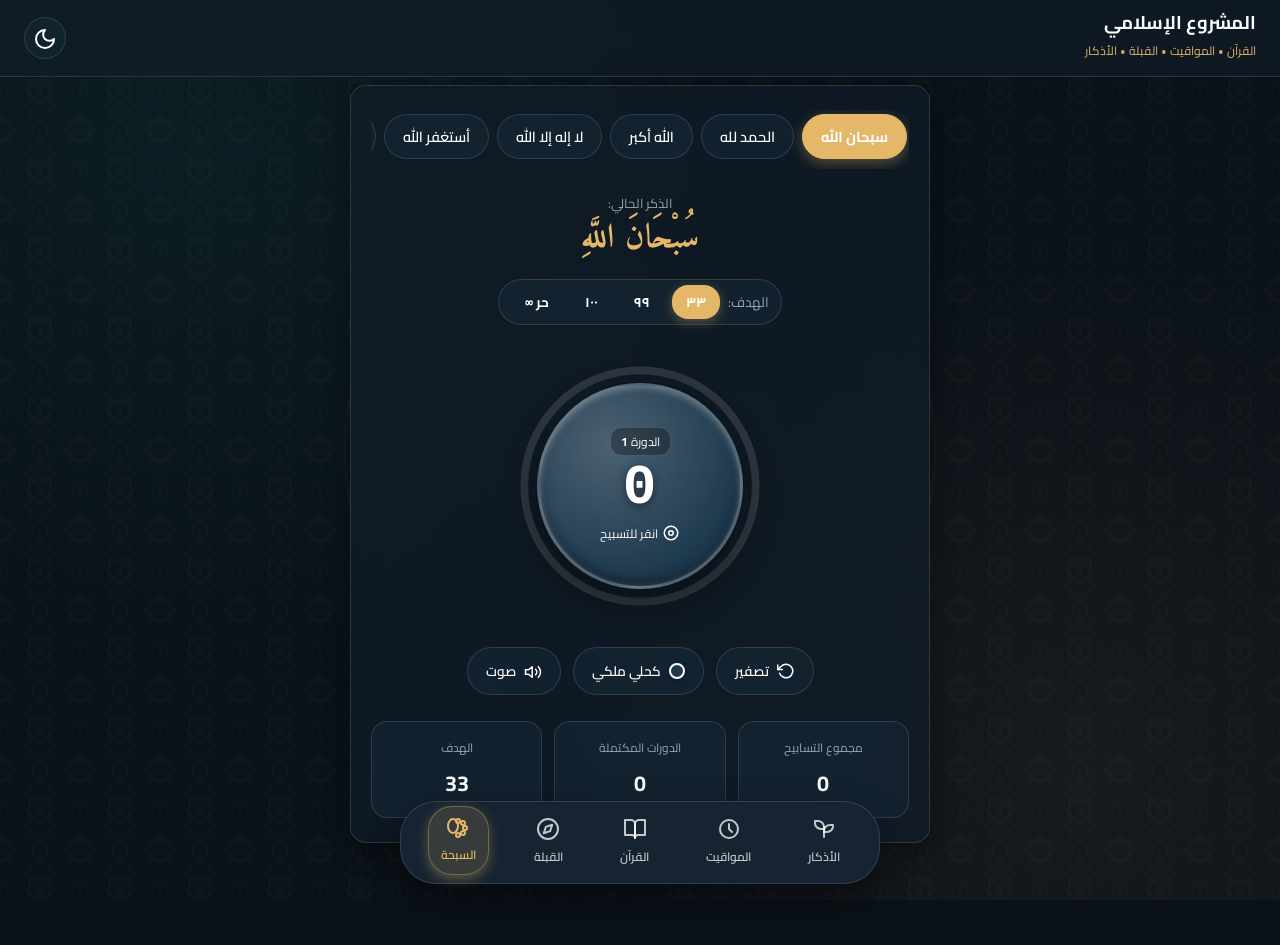
<file: sabha.html>
<!DOCTYPE html>
<html lang="ar">
<head>
    <meta charset="UTF-8">
    <meta http-equiv="refresh" content="0; url=masbaha.html">
    <title>السبحة الإلكترونية — إعادة توجيه...</title>
    <script>window.location.replace("masbaha.html");</script>
</head>
<body>
    <p>جاري الانتقال إلى <a href="masbaha.html">السبحة الإلكترونية</a>...</p>
</body>
</html>
</file>
<file: style.css>
/* ========================================================
   المشروع الإسلامي الشامل — Modern Executive Design System
   ======================================================== */

:root {
    /* Color Palette - Dark Mode (Default) */
    --bg-primary: #0a1118;
    --bg-secondary: #101c27;
    --bg-surface: rgba(25, 42, 58, 0.55);
    --bg-surface-elevated: #162432;
    --bg-glass: rgba(18, 30, 42, 0.65);
    --border-glass: rgba(255, 255, 255, 0.12);
    --border-subtle: rgba(255, 255, 255, 0.08);

    --text-primary: #f8fafc;
    --text-secondary: #cbd5e1;
    --text-muted: #94a3b8;
    
    --accent-gold: #e5b869;
    --accent-gold-glow: rgba(229, 184, 105, 0.35);
    --text-on-accent: #ffffff; /* نص أبيض ناصع دائماً في الأزرار */
    
    --accent-emerald: #10b981;
    --accent-emerald-glow: rgba(16, 185, 129, 0.35);
    --accent-teal: #14b8a6;
    --accent-blue: #38bdf8;

    --sabha-color: #1e3a4f;
    --shadow-main: 0 10px 30px -5px rgba(0, 0, 0, 0.5);
    --shadow-card: 0 8px 24px rgba(0, 0, 0, 0.35);

    /* Focus & Selection Tokens (Dark Mode) */
    --focus-ring-color: #e5b869;
    --focus-ring-shadow: rgba(229, 184, 105, 0.35);
    --focus-offset-bg: #0a1118;
    --nav-active-bg: rgba(229, 184, 105, 0.16);
    --nav-active-border: rgba(229, 184, 105, 0.35);

    --font-ui: 'Cairo', system-ui, -apple-system, sans-serif;
    --font-quran: 'Amiri', 'Traditional Arabic', serif;

    --bottom-nav-height: 78px;
    --header-height: 70px;
    --radius-lg: 24px;
    --radius-md: 16px;
    --radius-sm: 10px;
    --transition-smooth: all 0.3s cubic-bezier(0.4, 0, 0.2, 1);
}

/* Light Mode Overrides (Warm Luxury Cream Theme with High-Contrast Dark Text) */
[data-theme="light"] {
    --bg-primary: #fcf9f2; /* لون كريمي فاخر ودافئ */
    --bg-secondary: #f5ede0; /* تدرج كريمي ناعم */
    --bg-surface: #ffffff;
    --bg-surface-elevated: #ffffff;
    --bg-glass: rgba(255, 255, 255, 0.94);
    --border-glass: rgba(160, 126, 82, 0.16);
    --border-subtle: rgba(160, 126, 82, 0.1);

    /* Text: نصوص داكنة حادة الوضوح بدون أي لون بيج باهت */
    --text-primary: #0f172a;
    --text-secondary: #334155;
    --text-muted: #64748b;

    --accent-gold: #92400e; /* برونزي عنبري داكن عالي التباين */
    --accent-gold-glow: rgba(146, 64, 14, 0.2);
    --text-on-accent: #ffffff; /* نص أبيض ناصع فوق اللون الذهبي/البرونزي في الفاتح */

    --accent-emerald: #065f46; /* زمردي غابات داكن */
    --accent-emerald-glow: rgba(6, 95, 70, 0.2);
    --accent-teal: #0f766e;
    --accent-blue: #0369a1;

    --sabha-color: #2c4a63;
    --shadow-main: 0 12px 30px -5px rgba(140, 115, 80, 0.12);
    --shadow-card: 0 8px 24px rgba(140, 115, 80, 0.08);

    /* Focus & Selection Tokens (Light Mode) */
    --focus-ring-color: #92400e;
    --focus-ring-shadow: rgba(146, 64, 14, 0.25);
    --focus-offset-bg: #fcf9f2;
    --nav-active-bg: rgba(146, 64, 14, 0.12);
    --nav-active-border: rgba(146, 64, 14, 0.25);
}

[data-theme="light"] body {
    background-color: var(--bg-primary);
    background-image: 
        radial-gradient(circle at 15% 15%, rgba(180, 130, 80, 0.07) 0%, transparent 45%),
        radial-gradient(circle at 85% 85%, rgba(6, 95, 70, 0.05) 0%, transparent 45%);
}

/* Reset & Basics */
* {
    margin: 0;
    padding: 0;
    box-sizing: border-box;
    font-family: var(--font-ui);
    -webkit-tap-highlight-color: transparent;
}

/* نظام فوكس واختيار متناسق وأنيق في الوضعين الفاتح والداكن */
*:focus {
    outline: none !important;
}

*:focus-visible {
    outline: none !important;
    box-shadow: 0 0 0 2px var(--focus-offset-bg), 0 0 0 4.5px var(--focus-ring-color), 0 0 12px var(--focus-ring-shadow) !important;
    transition: box-shadow 0.2s cubic-bezier(0.4, 0, 0.2, 1) !important;
}

button:focus-visible,
.btn-pill:focus-visible,
.header-btn:focus-visible,
.nav-tab-btn:focus-visible,
.dhikr-pill-btn:focus-visible,
.target-pill-btn:focus-visible,
.quran-tab-btn:focus-visible,
.adhkar-tab:focus-visible,
.masbaha-action-btn:focus-visible,
.ayah-badge-btn:focus-visible {
    outline: none !important;
    box-shadow: 0 0 0 2px var(--focus-offset-bg), 0 0 0 4px var(--focus-ring-color), 0 0 12px var(--focus-ring-shadow) !important;
}

input:focus,
select:focus,
textarea:focus {
    outline: none !important;
    border-color: var(--focus-ring-color) !important;
    box-shadow: 0 0 0 3px var(--focus-ring-shadow) !important;
}

/* Base button reset: eliminate user-agent dark defaults */
button {
    font-family: inherit;
    color: inherit;
    border: none;
    background: transparent;
    -webkit-appearance: none;
    appearance: none;
}

/* ========================================================
   قاعدة التباين الفائق للأزرار (Button Contrast System)
   لا يوجد أي خط أسود أو داكن على خلفية داكنة إطلاقاً.
   كل زر على خلفية داكنة يكون لونه أبيض ناصعاً (#ffffff).
   ======================================================== */

/* في الوضع الداكن: جميع الأزرار بخلفيات داكنة، ولون خطها أبيض ناصع دائماً */
[data-theme="dark"] button,
[data-theme="dark"] .btn-pill,
[data-theme="dark"] .header-btn,
[data-theme="dark"] .dhikr-pill-btn,
[data-theme="dark"] .target-pill-btn,
[data-theme="dark"] .quran-tab-btn,
[data-theme="dark"] .adhkar-tab,
[data-theme="dark"] .masbaha-action-btn,
[data-theme="dark"] .ayah-badge-btn,
[data-theme="dark"] .surah-nav-btn,
[data-theme="dark"] .audio-btn-circle,
[data-theme="dark"] .audio-btn-secondary,
[data-theme="dark"] .dhikr-counter-btn,
[data-theme="dark"] .btn-compass-permission,
[data-theme="dark"] .search-clear-btn {
    color: #ffffff !important;
}

/* في الوضعين: أي زر ذو خلفية بارزة أو داكنة أو نشطة، يكون الخط أبيض ناصعاً */
.quran-tab-btn.active,
.dhikr-pill-btn.active,
.target-pill-btn.active,
.adhkar-tab.active,
.btn-compass-permission,
.dhikr-counter-btn.done,
.milestone-badge,
.audio-btn-circle,
.masbaha-tap-surface,
.masbaha-tap-surface * {
    color: #ffffff !important;
}

/* في حالات التحويم فوق الأزرار */
.btn-pill:hover,
.surah-nav-btn:hover:not(:disabled),
.ayah-badge-btn:hover,
.dhikr-counter-btn:hover,
.quran-tab-btn:hover.active,
.dhikr-pill-btn:hover.active,
.adhkar-tab:hover.active {
    color: #ffffff !important;
}

/* توافق القوائم المنسدلة ومحدد التاريخ على أنظمة ويندوز */
[data-theme="dark"] .surah-select,
[data-theme="dark"] .surah-select option {
    background-color: #162432;
    color: #ffffff;
}

[data-theme="dark"] .date-input {
    color-scheme: dark;
    color: #ffffff;
}

[data-theme="light"] .surah-select,
[data-theme="light"] .surah-select option {
    background-color: #ffffff;
    color: #0f172a;
}

[data-theme="light"] .date-input {
    color-scheme: light;
    color: #0f172a;
}

html {
    scroll-behavior: smooth;
    font-size: 16px;
}

body {
    background-color: var(--bg-primary);
    background-image: 
        radial-gradient(circle at 15% 15%, rgba(20, 184, 166, 0.08) 0%, transparent 40%),
        radial-gradient(circle at 85% 85%, rgba(229, 184, 105, 0.06) 0%, transparent 40%);
    background-attachment: fixed;
    color: var(--text-primary);
    min-height: 100vh;
    display: flex;
    flex-direction: column;
    overflow-x: hidden;
    transition: background-color 0.4s ease, color 0.4s ease;
    position: relative;
}

/* ========================================================
   زخارف ونقوش ورموز عربية إسلامية أنيقة في الخلفية
   ======================================================== */
body::before {
    content: '';
    position: fixed;
    inset: 0;
    pointer-events: none;
    z-index: 0;
    background-image: url('data:image/svg+xml,%3Csvg%20xmlns%3D%27http%3A//www.w3.org/2000/svg%27%20width%3D%2780%27%20height%3D%2780%27%20viewBox%3D%270%200%2080%2080%27%3E%0A%20%20%3Cg%20fill%3D%27none%27%20stroke%3D%27%23e5b869%27%20stroke-width%3D%270.75%27%20stroke-linecap%3D%27round%27%20stroke-linejoin%3D%27round%27%3E%0A%20%20%20%20%3C%21--%20Center%208-point%20Star%20--%3E%0A%20%20%20%20%3Cpolygon%20points%3D%2740%2C24%2044%2C32%2052%2C28%2048%2C36%2056%2C40%2048%2C44%2052%2C52%2044%2C48%2040%2C56%2036%2C48%2028%2C52%2032%2C44%2024%2C40%2032%2C36%2028%2C28%2036%2C32%27/%3E%0A%20%20%20%20%3C%21--%20Center%20Overlapping%20Squares%20--%3E%0A%20%20%20%20%3Crect%20x%3D%2730%27%20y%3D%2730%27%20width%3D%2720%27%20height%3D%2720%27/%3E%0A%20%20%20%20%3Crect%20x%3D%2730%27%20y%3D%2730%27%20width%3D%2720%27%20height%3D%2720%27%20transform%3D%27rotate%2845%2040%2040%29%27/%3E%0A%20%20%20%20%3Ccircle%20cx%3D%2740%27%20cy%3D%2740%27%20r%3D%276%27/%3E%0A%0A%20%20%20%20%3C%21--%204%20Corners%3A%20Quadrants%20of%208-point%20star%20--%3E%0A%20%20%20%20%3C%21--%20Top-Left%20--%3E%0A%20%20%20%20%3Cpolygon%20points%3D%270%2C0%204%2C8%2012%2C4%208%2C12%2016%2C16%208%2C20%2012%2C28%204%2C24%200%2C32%27/%3E%0A%20%20%20%20%3Crect%20x%3D%27-10%27%20y%3D%27-10%27%20width%3D%2720%27%20height%3D%2720%27/%3E%0A%20%20%20%20%3Crect%20x%3D%27-10%27%20y%3D%27-10%27%20width%3D%2720%27%20height%3D%2720%27%20transform%3D%27rotate%2845%200%200%29%27/%3E%0A%20%20%20%20%3C%21--%20Top-Right%20--%3E%0A%20%20%20%20%3Cpolygon%20points%3D%2780%2C0%2076%2C8%2068%2C4%2072%2C12%2064%2C16%2072%2C20%2068%2C28%2076%2C24%2080%2C32%27/%3E%0A%20%20%20%20%3Crect%20x%3D%2770%27%20y%3D%27-10%27%20width%3D%2720%27%20height%3D%2720%27/%3E%0A%20%20%20%20%3Crect%20x%3D%2770%27%20y%3D%27-10%27%20width%3D%2720%27%20height%3D%2720%27%20transform%3D%27rotate%2845%2080%200%29%27/%3E%0A%20%20%20%20%3C%21--%20Bottom-Left%20--%3E%0A%20%20%20%20%3Cpolygon%20points%3D%270%2C80%204%2C72%2012%2C76%208%2C68%2016%2C64%208%2C60%2012%2C52%204%2C56%200%2C48%27/%3E%0A%20%20%20%20%3Crect%20x%3D%27-10%27%20y%3D%2770%27%20width%3D%2720%27%20height%3D%2720%27/%3E%0A%20%20%20%20%3Crect%20x%3D%27-10%27%20y%3D%2770%27%20width%3D%2720%27%20height%3D%2720%27%20transform%3D%27rotate%2845%200%2080%29%27/%3E%0A%20%20%20%20%3C%21--%20Bottom-Right%20--%3E%0A%20%20%20%20%3Cpolygon%20points%3D%2780%2C80%2076%2C72%2068%2C76%2072%2C68%2064%2C64%2072%2C60%2068%2C52%2076%2C56%2080%2C48%27/%3E%0A%20%20%20%20%3Crect%20x%3D%2770%27%20y%3D%2770%27%20width%3D%2720%27%20height%3D%2720%27/%3E%0A%20%20%20%20%3Crect%20x%3D%2770%27%20y%3D%2770%27%20width%3D%2720%27%20height%3D%2720%27%20transform%3D%27rotate%2845%2080%2080%29%27/%3E%0A%0A%20%20%20%20%3C%21--%20Interlocking%20Grid%20Lines%20--%3E%0A%20%20%20%20%3Cline%20x1%3D%270%27%20y1%3D%2740%27%20x2%3D%2780%27%20y2%3D%2740%27%20stroke-dasharray%3D%272%2C4%27/%3E%0A%20%20%20%20%3Cline%20x1%3D%2740%27%20y1%3D%270%27%20x2%3D%2740%27%20y2%3D%2780%27%20stroke-dasharray%3D%272%2C4%27/%3E%0A%20%20%20%20%3Ccircle%20cx%3D%2740%27%20cy%3D%270%27%20r%3D%278%27/%3E%0A%20%20%20%20%3Ccircle%20cx%3D%2740%27%20cy%3D%2780%27%20r%3D%278%27/%3E%0A%20%20%20%20%3Ccircle%20cx%3D%270%27%20cy%3D%2740%27%20r%3D%278%27/%3E%0A%20%20%20%20%3Ccircle%20cx%3D%2780%27%20cy%3D%2740%27%20r%3D%278%27/%3E%0A%20%20%3C/g%3E%0A%3C/svg%3E');
    background-repeat: repeat;
    background-size: 80px 80px;
    background-position: center center;
    opacity: 0.055;
    transition: opacity 0.4s ease;
}

body::after {
    content: '';
    position: fixed;
    top: 50%;
    left: 50%;
    transform: translate(-50%, -50%);
    width: min(88vw, 620px);
    height: min(88vw, 620px);
    pointer-events: none;
    z-index: 0;
    background-image: url('data:image/svg+xml,%3Csvg%20xmlns%3D%27http%3A//www.w3.org/2000/svg%27%20viewBox%3D%270%200%20500%20500%27%20width%3D%27500%27%20height%3D%27500%27%3E%0A%20%20%3Cg%20fill%3D%27none%27%20stroke%3D%27%23e5b869%27%20stroke-linecap%3D%27round%27%20stroke-linejoin%3D%27round%27%3E%0A%20%20%20%20%3C%21--%20Outer%20Decorative%20Concentric%20Rings%20--%3E%0A%20%20%20%20%3Ccircle%20cx%3D%27250%27%20cy%3D%27250%27%20r%3D%27238%27%20stroke-width%3D%271.5%27/%3E%0A%20%20%20%20%3Ccircle%20cx%3D%27250%27%20cy%3D%27250%27%20r%3D%27232%27%20stroke-width%3D%270.75%27%20stroke-dasharray%3D%273%2C4%27/%3E%0A%20%20%20%20%3Ccircle%20cx%3D%27250%27%20cy%3D%27250%27%20r%3D%27220%27%20stroke-width%3D%272%27/%3E%0A%20%20%20%20%3Ccircle%20cx%3D%27250%27%20cy%3D%27250%27%20r%3D%27198%27%20stroke-width%3D%271%27/%3E%0A%0A%20%20%20%20%3C%21--%2016-point%20Outer%20Islamic%20Crown%20Star%20Points%20--%3E%0A%20%20%20%20%3Cpath%20d%3D%27M250%2C15%20L262%2C45%20L292%2C30%20L295%2C62%20L328%2C58%20L320%2C89%20L352%2C95%20L334%2C122%20L364%2C138%20L338%2C160%20L362%2C184%20L330%2C198%20L348%2C228%20L312%2C234%20L322%2C266%20L284%2C264%20L286%2C296%20L250%2C285%20L214%2C296%20L216%2C264%20L178%2C266%20L188%2C234%20L152%2C228%20L170%2C198%20L138%2C184%20L162%2C160%20L136%2C138%20L166%2C122%20L148%2C95%20L180%2C89%20L172%2C58%20L205%2C62%20L208%2C30%20L238%2C45%20Z%27%20stroke-width%3D%271.5%27/%3E%0A%0A%20%20%20%20%3C%21--%20Middle%20Arabesque%20Petals%20%28Rotated%2012-Fold%20Geometry%29%20--%3E%0A%20%20%20%20%3Cg%20stroke-width%3D%271.2%27%3E%0A%20%20%20%20%20%20%3Ccircle%20cx%3D%27250%27%20cy%3D%27150%27%20r%3D%2745%27/%3E%0A%20%20%20%20%20%20%3Ccircle%20cx%3D%27250%27%20cy%3D%27350%27%20r%3D%2745%27/%3E%0A%20%20%20%20%20%20%3Ccircle%20cx%3D%27150%27%20cy%3D%27250%27%20r%3D%2745%27/%3E%0A%20%20%20%20%20%20%3Ccircle%20cx%3D%27350%27%20cy%3D%27250%27%20r%3D%2745%27/%3E%0A%20%20%20%20%20%20%3Ccircle%20cx%3D%27179%27%20cy%3D%27179%27%20r%3D%2745%27/%3E%0A%20%20%20%20%20%20%3Ccircle%20cx%3D%27321%27%20cy%3D%27179%27%20r%3D%2745%27/%3E%0A%20%20%20%20%20%20%3Ccircle%20cx%3D%27179%27%20cy%3D%27321%27%20r%3D%2745%27/%3E%0A%20%20%20%20%20%20%3Ccircle%20cx%3D%27321%27%20cy%3D%27321%27%20r%3D%2745%27/%3E%0A%20%20%20%20%3C/g%3E%0A%0A%20%20%20%20%3C%21--%20Inner%20Rub%20el%20Hizb%20Star%20Frame%20--%3E%0A%20%20%20%20%3Crect%20x%3D%27170%27%20y%3D%27170%27%20width%3D%27160%27%20height%3D%27160%27%20stroke-width%3D%272%27/%3E%0A%20%20%20%20%3Crect%20x%3D%27170%27%20y%3D%27170%27%20width%3D%27160%27%20height%3D%27160%27%20stroke-width%3D%272%27%20transform%3D%27rotate%2845%20250%20250%29%27/%3E%0A%20%20%20%20%3Ccircle%20cx%3D%27250%27%20cy%3D%27250%27%20r%3D%2795%27%20stroke-width%3D%271.5%27/%3E%0A%20%20%20%20%3Ccircle%20cx%3D%27250%27%20cy%3D%27250%27%20r%3D%2788%27%20stroke-width%3D%270.75%27%20stroke-dasharray%3D%272%2C3%27/%3E%0A%0A%20%20%20%20%3C%21--%20Central%20Grand%20Crescent%20%26%208-point%20Star%20Emblem%20%28%D8%A7%D9%84%D9%87%D9%84%D8%A7%D9%84%20%D9%88%D8%A7%D9%84%D9%86%D8%AC%D9%85%D8%A9%20%D8%A7%D9%84%D8%A5%D8%B3%D9%84%D8%A7%D9%85%D9%8A%D8%A9%29%20--%3E%0A%20%20%20%20%3C%21--%20Crescent%20Moon%20--%3E%0A%20%20%20%20%3Cpath%20d%3D%27M262%2C205%20A52%2C52%200%201%2C0%20262%2C295%20A42%2C42%200%201%2C1%20262%2C205%20Z%27%20fill%3D%27%23e5b869%27%20opacity%3D%270.75%27/%3E%0A%20%20%20%20%3C%21--%20Star%20nestled%20in%20Crescent%20--%3E%0A%20%20%20%20%3Cpolygon%20points%3D%27272%2C238%20276%2C246%20285%2C244%20280%2C251%20285%2C258%20276%2C256%20272%2C264%20268%2C256%20259%2C258%20264%2C251%20259%2C244%20268%2C246%27%20fill%3D%27%23e5b869%27%20opacity%3D%270.85%27/%3E%0A%0A%20%20%20%20%3C%21--%20Decorative%20Corner%20Arabesques%20%28Palmettes%20in%204%20Cardinal%20Corners%29%20--%3E%0A%20%20%20%20%3Cpath%20d%3D%27M250%2C55%20Q250%2C85%20235%2C100%20Q250%2C115%20265%2C100%20Q250%2C85%20250%2C55%20Z%27%20stroke-width%3D%271%27/%3E%0A%20%20%20%20%3Cpath%20d%3D%27M250%2C445%20Q250%2C415%20235%2C400%20Q250%2C385%20265%2C400%20Q250%2C415%20250%2C445%20Z%27%20stroke-width%3D%271%27/%3E%0A%20%20%20%20%3Cpath%20d%3D%27M55%2C250%20Q85%2C250%20100%2C235%20Q115%2C250%20100%2C265%20Q85%2C250%2055%2C250%20Z%27%20stroke-width%3D%271%27/%3E%0A%20%20%20%20%3Cpath%20d%3D%27M445%2C250%20Q415%2C250%20400%2C235%20Q385%2C250%20400%2C265%20Q415%2C250%20445%2C250%20Z%27%20stroke-width%3D%271%27/%3E%0A%20%20%3C/g%3E%0A%3C/svg%3E');
    background-repeat: no-repeat;
    background-position: center center;
    background-size: contain;
    opacity: 0.045;
    transition: opacity 0.4s ease;
}

[data-theme='light'] body::before {
    background-image: url('data:image/svg+xml,%3Csvg%20xmlns%3D%27http%3A//www.w3.org/2000/svg%27%20width%3D%2780%27%20height%3D%2780%27%20viewBox%3D%270%200%2080%2080%27%3E%0A%20%20%3Cg%20fill%3D%27none%27%20stroke%3D%27%2392400e%27%20stroke-width%3D%270.75%27%20stroke-linecap%3D%27round%27%20stroke-linejoin%3D%27round%27%3E%0A%20%20%20%20%3C%21--%20Center%208-point%20Star%20--%3E%0A%20%20%20%20%3Cpolygon%20points%3D%2740%2C24%2044%2C32%2052%2C28%2048%2C36%2056%2C40%2048%2C44%2052%2C52%2044%2C48%2040%2C56%2036%2C48%2028%2C52%2032%2C44%2024%2C40%2032%2C36%2028%2C28%2036%2C32%27/%3E%0A%20%20%20%20%3C%21--%20Center%20Overlapping%20Squares%20--%3E%0A%20%20%20%20%3Crect%20x%3D%2730%27%20y%3D%2730%27%20width%3D%2720%27%20height%3D%2720%27/%3E%0A%20%20%20%20%3Crect%20x%3D%2730%27%20y%3D%2730%27%20width%3D%2720%27%20height%3D%2720%27%20transform%3D%27rotate%2845%2040%2040%29%27/%3E%0A%20%20%20%20%3Ccircle%20cx%3D%2740%27%20cy%3D%2740%27%20r%3D%276%27/%3E%0A%0A%20%20%20%20%3C%21--%204%20Corners%3A%20Quadrants%20of%208-point%20star%20--%3E%0A%20%20%20%20%3C%21--%20Top-Left%20--%3E%0A%20%20%20%20%3Cpolygon%20points%3D%270%2C0%204%2C8%2012%2C4%208%2C12%2016%2C16%208%2C20%2012%2C28%204%2C24%200%2C32%27/%3E%0A%20%20%20%20%3Crect%20x%3D%27-10%27%20y%3D%27-10%27%20width%3D%2720%27%20height%3D%2720%27/%3E%0A%20%20%20%20%3Crect%20x%3D%27-10%27%20y%3D%27-10%27%20width%3D%2720%27%20height%3D%2720%27%20transform%3D%27rotate%2845%200%200%29%27/%3E%0A%20%20%20%20%3C%21--%20Top-Right%20--%3E%0A%20%20%20%20%3Cpolygon%20points%3D%2780%2C0%2076%2C8%2068%2C4%2072%2C12%2064%2C16%2072%2C20%2068%2C28%2076%2C24%2080%2C32%27/%3E%0A%20%20%20%20%3Crect%20x%3D%2770%27%20y%3D%27-10%27%20width%3D%2720%27%20height%3D%2720%27/%3E%0A%20%20%20%20%3Crect%20x%3D%2770%27%20y%3D%27-10%27%20width%3D%2720%27%20height%3D%2720%27%20transform%3D%27rotate%2845%2080%200%29%27/%3E%0A%20%20%20%20%3C%21--%20Bottom-Left%20--%3E%0A%20%20%20%20%3Cpolygon%20points%3D%270%2C80%204%2C72%2012%2C76%208%2C68%2016%2C64%208%2C60%2012%2C52%204%2C56%200%2C48%27/%3E%0A%20%20%20%20%3Crect%20x%3D%27-10%27%20y%3D%2770%27%20width%3D%2720%27%20height%3D%2720%27/%3E%0A%20%20%20%20%3Crect%20x%3D%27-10%27%20y%3D%2770%27%20width%3D%2720%27%20height%3D%2720%27%20transform%3D%27rotate%2845%200%2080%29%27/%3E%0A%20%20%20%20%3C%21--%20Bottom-Right%20--%3E%0A%20%20%20%20%3Cpolygon%20points%3D%2780%2C80%2076%2C72%2068%2C76%2072%2C68%2064%2C64%2072%2C60%2068%2C52%2076%2C56%2080%2C48%27/%3E%0A%20%20%20%20%3Crect%20x%3D%2770%27%20y%3D%2770%27%20width%3D%2720%27%20height%3D%2720%27/%3E%0A%20%20%20%20%3Crect%20x%3D%2770%27%20y%3D%2770%27%20width%3D%2720%27%20height%3D%2720%27%20transform%3D%27rotate%2845%2080%2080%29%27/%3E%0A%0A%20%20%20%20%3C%21--%20Interlocking%20Grid%20Lines%20--%3E%0A%20%20%20%20%3Cline%20x1%3D%270%27%20y1%3D%2740%27%20x2%3D%2780%27%20y2%3D%2740%27%20stroke-dasharray%3D%272%2C4%27/%3E%0A%20%20%20%20%3Cline%20x1%3D%2740%27%20y1%3D%270%27%20x2%3D%2740%27%20y2%3D%2780%27%20stroke-dasharray%3D%272%2C4%27/%3E%0A%20%20%20%20%3Ccircle%20cx%3D%2740%27%20cy%3D%270%27%20r%3D%278%27/%3E%0A%20%20%20%20%3Ccircle%20cx%3D%2740%27%20cy%3D%2780%27%20r%3D%278%27/%3E%0A%20%20%20%20%3Ccircle%20cx%3D%270%27%20cy%3D%2740%27%20r%3D%278%27/%3E%0A%20%20%20%20%3Ccircle%20cx%3D%2780%27%20cy%3D%2740%27%20r%3D%278%27/%3E%0A%20%20%3C/g%3E%0A%3C/svg%3E');
    opacity: 0.045;
}

[data-theme='light'] body::after {
    background-image: url('data:image/svg+xml,%3Csvg%20xmlns%3D%27http%3A//www.w3.org/2000/svg%27%20viewBox%3D%270%200%20500%20500%27%20width%3D%27500%27%20height%3D%27500%27%3E%0A%20%20%3Cg%20fill%3D%27none%27%20stroke%3D%27%2392400e%27%20stroke-linecap%3D%27round%27%20stroke-linejoin%3D%27round%27%3E%0A%20%20%20%20%3C%21--%20Outer%20Decorative%20Concentric%20Rings%20--%3E%0A%20%20%20%20%3Ccircle%20cx%3D%27250%27%20cy%3D%27250%27%20r%3D%27238%27%20stroke-width%3D%271.5%27/%3E%0A%20%20%20%20%3Ccircle%20cx%3D%27250%27%20cy%3D%27250%27%20r%3D%27232%27%20stroke-width%3D%270.75%27%20stroke-dasharray%3D%273%2C4%27/%3E%0A%20%20%20%20%3Ccircle%20cx%3D%27250%27%20cy%3D%27250%27%20r%3D%27220%27%20stroke-width%3D%272%27/%3E%0A%20%20%20%20%3Ccircle%20cx%3D%27250%27%20cy%3D%27250%27%20r%3D%27198%27%20stroke-width%3D%271%27/%3E%0A%0A%20%20%20%20%3C%21--%2016-point%20Outer%20Islamic%20Crown%20Star%20Points%20--%3E%0A%20%20%20%20%3Cpath%20d%3D%27M250%2C15%20L262%2C45%20L292%2C30%20L295%2C62%20L328%2C58%20L320%2C89%20L352%2C95%20L334%2C122%20L364%2C138%20L338%2C160%20L362%2C184%20L330%2C198%20L348%2C228%20L312%2C234%20L322%2C266%20L284%2C264%20L286%2C296%20L250%2C285%20L214%2C296%20L216%2C264%20L178%2C266%20L188%2C234%20L152%2C228%20L170%2C198%20L138%2C184%20L162%2C160%20L136%2C138%20L166%2C122%20L148%2C95%20L180%2C89%20L172%2C58%20L205%2C62%20L208%2C30%20L238%2C45%20Z%27%20stroke-width%3D%271.5%27/%3E%0A%0A%20%20%20%20%3C%21--%20Middle%20Arabesque%20Petals%20%28Rotated%2012-Fold%20Geometry%29%20--%3E%0A%20%20%20%20%3Cg%20stroke-width%3D%271.2%27%3E%0A%20%20%20%20%20%20%3Ccircle%20cx%3D%27250%27%20cy%3D%27150%27%20r%3D%2745%27/%3E%0A%20%20%20%20%20%20%3Ccircle%20cx%3D%27250%27%20cy%3D%27350%27%20r%3D%2745%27/%3E%0A%20%20%20%20%20%20%3Ccircle%20cx%3D%27150%27%20cy%3D%27250%27%20r%3D%2745%27/%3E%0A%20%20%20%20%20%20%3Ccircle%20cx%3D%27350%27%20cy%3D%27250%27%20r%3D%2745%27/%3E%0A%20%20%20%20%20%20%3Ccircle%20cx%3D%27179%27%20cy%3D%27179%27%20r%3D%2745%27/%3E%0A%20%20%20%20%20%20%3Ccircle%20cx%3D%27321%27%20cy%3D%27179%27%20r%3D%2745%27/%3E%0A%20%20%20%20%20%20%3Ccircle%20cx%3D%27179%27%20cy%3D%27321%27%20r%3D%2745%27/%3E%0A%20%20%20%20%20%20%3Ccircle%20cx%3D%27321%27%20cy%3D%27321%27%20r%3D%2745%27/%3E%0A%20%20%20%20%3C/g%3E%0A%0A%20%20%20%20%3C%21--%20Inner%20Rub%20el%20Hizb%20Star%20Frame%20--%3E%0A%20%20%20%20%3Crect%20x%3D%27170%27%20y%3D%27170%27%20width%3D%27160%27%20height%3D%27160%27%20stroke-width%3D%272%27/%3E%0A%20%20%20%20%3Crect%20x%3D%27170%27%20y%3D%27170%27%20width%3D%27160%27%20height%3D%27160%27%20stroke-width%3D%272%27%20transform%3D%27rotate%2845%20250%20250%29%27/%3E%0A%20%20%20%20%3Ccircle%20cx%3D%27250%27%20cy%3D%27250%27%20r%3D%2795%27%20stroke-width%3D%271.5%27/%3E%0A%20%20%20%20%3Ccircle%20cx%3D%27250%27%20cy%3D%27250%27%20r%3D%2788%27%20stroke-width%3D%270.75%27%20stroke-dasharray%3D%272%2C3%27/%3E%0A%0A%20%20%20%20%3C%21--%20Central%20Grand%20Crescent%20%26%208-point%20Star%20Emblem%20%28%D8%A7%D9%84%D9%87%D9%84%D8%A7%D9%84%20%D9%88%D8%A7%D9%84%D9%86%D8%AC%D9%85%D8%A9%20%D8%A7%D9%84%D8%A5%D8%B3%D9%84%D8%A7%D9%85%D9%8A%D8%A9%29%20--%3E%0A%20%20%20%20%3C%21--%20Crescent%20Moon%20--%3E%0A%20%20%20%20%3Cpath%20d%3D%27M262%2C205%20A52%2C52%200%201%2C0%20262%2C295%20A42%2C42%200%201%2C1%20262%2C205%20Z%27%20fill%3D%27%2392400e%27%20opacity%3D%270.75%27/%3E%0A%20%20%20%20%3C%21--%20Star%20nestled%20in%20Crescent%20--%3E%0A%20%20%20%20%3Cpolygon%20points%3D%27272%2C238%20276%2C246%20285%2C244%20280%2C251%20285%2C258%20276%2C256%20272%2C264%20268%2C256%20259%2C258%20264%2C251%20259%2C244%20268%2C246%27%20fill%3D%27%2392400e%27%20opacity%3D%270.85%27/%3E%0A%0A%20%20%20%20%3C%21--%20Decorative%20Corner%20Arabesques%20%28Palmettes%20in%204%20Cardinal%20Corners%29%20--%3E%0A%20%20%20%20%3Cpath%20d%3D%27M250%2C55%20Q250%2C85%20235%2C100%20Q250%2C115%20265%2C100%20Q250%2C85%20250%2C55%20Z%27%20stroke-width%3D%271%27/%3E%0A%20%20%20%20%3Cpath%20d%3D%27M250%2C445%20Q250%2C415%20235%2C400%20Q250%2C385%20265%2C400%20Q250%2C415%20250%2C445%20Z%27%20stroke-width%3D%271%27/%3E%0A%20%20%20%20%3Cpath%20d%3D%27M55%2C250%20Q85%2C250%20100%2C235%20Q115%2C250%20100%2C265%20Q85%2C250%2055%2C250%20Z%27%20stroke-width%3D%271%27/%3E%0A%20%20%20%20%3Cpath%20d%3D%27M445%2C250%20Q415%2C250%20400%2C235%20Q385%2C250%20400%2C265%20Q415%2C250%20445%2C250%20Z%27%20stroke-width%3D%271%27/%3E%0A%20%20%3C/g%3E%0A%3C/svg%3E');
    opacity: 0.038;
}

/* Koboyo Icons Core */
.koboyo-icon {
    width: 24px;
    height: 24px;
    stroke: currentColor;
    stroke-width: 2;
    stroke-linecap: round;
    stroke-linejoin: round;
    fill: none;
    display: inline-block;
    vertical-align: middle;
    flex-shrink: 0;
    transition: var(--transition-smooth);
}

.icon-sm { width: 18px; height: 18px; }
.icon-md { width: 24px; height: 24px; }
.icon-lg { width: 32px; height: 32px; }
.icon-xl { width: 44px; height: 44px; }

/* Splash Screen */
#splash-screen {
    position: fixed;
    inset: 0;
    background: var(--bg-primary);
    display: flex;
    flex-direction: column;
    align-items: center;
    justify-content: center;
    z-index: 9999;
    transition: opacity 0.6s ease, visibility 0.6s ease;
}

#splash-screen.fade-out {
    opacity: 0;
    visibility: hidden;
    pointer-events: none;
}

.splash-content {
    text-align: center;
    animation: splashPulse 2s infinite ease-in-out;
}

.splash-logo {
    width: 100px;
    height: 100px;
    border-radius: 50%;
    margin-bottom: 20px;
    box-shadow: 0 0 40px var(--accent-gold-glow);
    animation: spinSlow 20s linear infinite;
}

.splash-title {
    font-size: 1.8rem;
    font-weight: 700;
    color: var(--accent-gold);
    margin-bottom: 8px;
}

.splash-subtitle {
    font-size: 1rem;
    color: var(--text-muted);
}

/* Header Bar */
.header-bar {
    position: sticky;
    top: 0;
    display: flex;
    justify-content: space-between;
    align-items: center;
    padding: 12px 24px;
    background: var(--bg-glass);
    backdrop-filter: blur(16px);
    -webkit-backdrop-filter: blur(16px);
    border-bottom: 1px solid var(--border-glass);
    z-index: 100;
}

.header-brand {
    display: flex;
    align-items: center;
    gap: 12px;
}

#logo {
    width: 44px;
    height: 44px;
    border-radius: 50%;
    box-shadow: 0 4px 12px rgba(0, 0, 0, 0.25);
    transition: transform 0.5s ease;
}

#logo:hover {
    transform: rotate(360deg);
}

.brand-text h1 {
    font-size: 1.15rem;
    font-weight: 700;
    color: var(--text-primary);
    line-height: 1.2;
}

.brand-text span {
    font-size: 0.75rem;
    color: var(--accent-gold);
}

.header-actions {
    display: flex;
    align-items: center;
    gap: 10px;
}

.header-btn {
    background: var(--bg-surface);
    border: 1px solid var(--border-glass);
    width: 42px;
    height: 42px;
    border-radius: 50%;
    display: flex;
    align-items: center;
    justify-content: center;
    cursor: pointer;
    transition: var(--transition-smooth);
}

[data-theme="dark"] .header-btn {
    color: #ffffff;
}

[data-theme="light"] .header-btn {
    color: var(--text-primary);
}

.header-btn:hover {
    background: var(--bg-surface-elevated);
    color: var(--accent-gold);
    transform: translateY(-2px);
}

/* App Main Container (Edge-to-Edge with Zero Outer Margin Waste) */
.app-main {
    flex: 1;
    width: 100%;
    max-width: 900px;
    margin: 0 auto;
    padding: 8px 4px calc(var(--bottom-nav-height) + 24px);
    box-sizing: border-box;
    position: relative;
    z-index: 1;
}

/* Page Section Animations */
.page-section {
    display: none;
    opacity: 0;
    transform: translateY(12px);
    transition: opacity 0.35s ease, transform 0.35s ease;
}

.page-section.active {
    display: block;
    opacity: 1;
    transform: translateY(0);
}

/* Common Card Style (Fluid Full Width) */
.card-glass {
    background: var(--bg-glass);
    backdrop-filter: blur(16px);
    -webkit-backdrop-filter: blur(16px);
    border: 1px solid var(--border-glass);
    border-radius: var(--radius-md);
    padding: 16px 10px;
    box-shadow: var(--shadow-card);
    margin-bottom: 10px;
    width: 100%;
    box-sizing: border-box;
    transition: var(--transition-smooth);
}

.card-glass:hover {
    border-color: rgba(229, 184, 105, 0.25);
}

/* ----------------------------------------------------
   1. مواقيت الصلاة (Prayer Times)
   ---------------------------------------------------- */
.prayer-hero-card {
    background: linear-gradient(135deg, rgba(20, 184, 166, 0.12) 0%, rgba(229, 184, 105, 0.12) 100%), var(--bg-glass);
    border: 1px solid var(--border-glass);
    border-radius: var(--radius-md);
    padding: 16px 10px;
    text-align: center;
    margin-bottom: 10px;
    box-shadow: var(--shadow-card);
    position: relative;
    overflow: hidden;
    width: 100%;
    box-sizing: border-box;
}

.prayer-hero-card::after {
    content: '';
    position: absolute;
    top: -50%;
    right: -50%;
    width: 200%;
    height: 200%;
    background: radial-gradient(circle, rgba(229, 184, 105, 0.05) 0%, transparent 60%);
    pointer-events: none;
}

.location-badge {
    display: inline-flex;
    align-items: center;
    gap: 8px;
    padding: 6px 14px;
    background: var(--bg-surface);
    border: 1px solid var(--border-glass);
    border-radius: 20px;
    font-size: 0.85rem;
    color: var(--accent-gold);
    margin-bottom: 12px;
}

.date-display-row {
    display: flex;
    justify-content: space-around;
    align-items: center;
    flex-wrap: wrap;
    gap: 12px;
    margin-bottom: 16px;
    padding-bottom: 16px;
    border-bottom: 1px solid var(--border-glass);
}

.date-item h3 {
    font-size: 0.8rem;
    color: var(--text-muted);
    font-weight: 500;
    margin-bottom: 4px;
}

.date-item p {
    font-size: 1.1rem;
    font-weight: 700;
    color: var(--text-primary);
}

.next-prayer-banner {
    background: var(--bg-surface-elevated);
    border: 1px solid rgba(229, 184, 105, 0.3);
    border-radius: var(--radius-md);
    padding: 12px 18px;
    display: flex;
    align-items: center;
    justify-content: space-between;
    gap: 12px;
    box-shadow: 0 4px 16px var(--accent-gold-glow);
}

.next-prayer-info {
    text-align: right;
}

.next-prayer-label {
    font-size: 0.8rem;
    color: var(--text-muted);
}

.next-prayer-name {
    font-size: 1.2rem;
    font-weight: 700;
    color: var(--accent-gold);
}

.countdown-box {
    font-size: 1.4rem;
    font-weight: 700;
    font-family: monospace;
    direction: ltr;
    color: var(--text-primary);
    background: var(--bg-primary);
    padding: 6px 14px;
    border-radius: var(--radius-sm);
    border: 1px solid var(--border-glass);
}

/* Prayer Times List */
.prayer-times-grid {
    display: flex;
    flex-direction: column;
    gap: 12px;
    margin-bottom: 20px;
}

.prayer-time-item {
    display: flex;
    align-items: center;
    justify-content: space-between;
    padding: 14px 20px;
    background: var(--bg-surface);
    border: 1px solid var(--border-glass);
    border-radius: var(--radius-md);
    transition: var(--transition-smooth);
}

.prayer-time-item:hover {
    transform: translateY(-2px);
    background: var(--bg-surface-elevated);
}

.prayer-time-item.active {
    background: linear-gradient(90deg, var(--accent-gold-glow), rgba(16, 185, 129, 0.12));
    border-color: var(--accent-gold);
    box-shadow: 0 4px 16px var(--accent-gold-glow);
}

.prayer-time-item.active .prayer-icon-wrap {
    background: var(--accent-gold);
    color: var(--text-on-accent);
    border-color: var(--accent-gold);
}

.prayer-name-group {
    display: flex;
    align-items: center;
    gap: 14px;
}

.prayer-icon-wrap {
    width: 40px;
    height: 40px;
    border-radius: 50%;
    background: var(--bg-surface-elevated);
    border: 1px solid var(--border-glass);
    display: flex;
    align-items: center;
    justify-content: center;
    color: var(--accent-gold);
}

.prayer-title {
    font-size: 1.1rem;
    font-weight: 600;
    color: var(--text-primary);
}

.prayer-time-val {
    font-size: 1.25rem;
    font-weight: 700;
    color: var(--text-primary);
    letter-spacing: 0.5px;
}

/* Date Picker Control */
.date-picker-card {
    display: flex;
    align-items: center;
    justify-content: space-between;
    gap: 16px;
    padding: 14px 20px;
    background: var(--bg-glass);
    border: 1px solid var(--border-glass);
    border-radius: var(--radius-md);
    margin-bottom: 20px;
}

.date-picker-label {
    display: flex;
    align-items: center;
    gap: 10px;
    font-size: 0.95rem;
    color: var(--text-secondary);
}

.date-input {
    background: var(--bg-surface);
    border: 1px solid var(--border-glass);
    color: var(--text-primary);
    padding: 8px 16px;
    border-radius: var(--radius-sm);
    font-size: 0.95rem;
    outline: none;
    cursor: pointer;
    transition: var(--transition-smooth);
}

.date-input:focus {
    border-color: var(--accent-gold);
}

/* ----------------------------------------------------
   2. قسم القرآن الكريم (Quran Section)
   ---------------------------------------------------- */
.quran-header-bar {
    display: flex;
    flex-direction: column;
    gap: 16px;
    margin-bottom: 20px;
}

.quran-tabs {
    display: flex;
    gap: 10px;
    background: var(--bg-surface);
    padding: 6px;
    border-radius: var(--radius-md);
    border: 1px solid var(--border-glass);
}

.quran-tab-btn {
    flex: 1;
    display: flex;
    align-items: center;
    justify-content: center;
    gap: 8px;
    padding: 10px 16px;
    border-radius: var(--radius-sm);
    border: none;
    background: transparent;
    font-size: 0.95rem;
    font-weight: 600;
    cursor: pointer;
    transition: var(--transition-smooth);
}

[data-theme="dark"] .quran-tab-btn {
    color: rgba(255, 255, 255, 0.85);
}

[data-theme="dark"] .quran-tab-btn:hover {
    color: #ffffff;
}

[data-theme="light"] .quran-tab-btn {
    color: var(--text-secondary);
}

[data-theme="light"] .quran-tab-btn:hover {
    color: var(--text-primary);
}

.quran-tab-btn.active {
    background: var(--accent-gold);
    color: #ffffff !important;
    font-weight: 700;
    box-shadow: 0 4px 14px var(--accent-gold-glow);
}

/* Search Bar */
.quran-search-box {
    position: relative;
    width: 100%;
}

.quran-search-input {
    width: 100%;
    padding: 14px 48px 14px 20px;
    background: var(--bg-surface);
    border: 1px solid var(--border-glass);
    border-radius: var(--radius-md);
    color: var(--text-primary);
    font-size: 1rem;
    outline: none;
    transition: var(--transition-smooth);
}

.quran-search-input:focus {
    border-color: var(--accent-gold);
    box-shadow: 0 0 0 3px var(--accent-gold-glow);
}

.search-icon-pos {
    position: absolute;
    right: 16px;
    top: 50%;
    transform: translateY(-50%);
    color: var(--text-muted);
    pointer-events: none;
}

.search-clear-btn {
    position: absolute;
    left: 14px;
    top: 50%;
    transform: translateY(-50%);
    background: none;
    border: none;
    color: var(--text-muted);
    cursor: pointer;
    padding: 4px;
    display: none;
}

/* Surah Navigation Row */
.surah-nav-row {
    display: flex;
    align-items: center;
    gap: 10px;
    margin-bottom: 16px;
}

.surah-select-wrap {
    flex: 1;
}

.surah-select {
    width: 100%;
    padding: 12px 18px;
    background: var(--bg-surface-elevated);
    border: 1px solid var(--border-glass);
    border-radius: var(--radius-md);
    color: var(--text-primary);
    font-size: 1.05rem;
    font-weight: 600;
    outline: none;
    cursor: pointer;
    transition: var(--transition-smooth);
}

.surah-select:focus {
    border-color: var(--accent-gold);
}

.surah-nav-btn {
    background: var(--bg-surface);
    border: 1px solid var(--border-glass);
    width: 44px;
    height: 44px;
    border-radius: var(--radius-md);
    display: flex;
    align-items: center;
    justify-content: center;
    cursor: pointer;
    transition: var(--transition-smooth);
}

[data-theme="dark"] .surah-nav-btn {
    color: #ffffff;
}

[data-theme="light"] .surah-nav-btn {
    color: var(--text-primary);
}

.surah-nav-btn:hover:not(:disabled) {
    background: var(--accent-gold);
    color: #ffffff !important;
    border-color: var(--accent-gold);
    transform: translateY(-2px);
}

.surah-nav-btn:disabled {
    opacity: 0.35;
    cursor: not-allowed;
}

/* ==============================================
   الهيدر العلوي البسيط والفاخر لصفحة القرآن (Minimal Header)
   ============================================== */
.quran-minimal-header {
    position: sticky;
    top: 0;
    left: 0;
    right: 0;
    z-index: 600;
    height: 64px;
    display: flex;
    align-items: center;
    justify-content: space-between;
    padding: 0 20px;
    background: var(--bg-surface-elevated);
    border-bottom: 1px solid var(--border-glass);
    backdrop-filter: blur(18px);
    -webkit-backdrop-filter: blur(18px);
    transition: var(--transition-smooth);
}

.quran-header-btn {
    width: 42px;
    height: 42px;
    border-radius: 50%;
    background: var(--bg-surface);
    border: 1px solid var(--border-glass);
    display: flex;
    align-items: center;
    justify-content: center;
    cursor: pointer;
    transition: var(--transition-smooth);
    color: var(--text-primary);
    flex-shrink: 0;
}

[data-theme="dark"] .quran-header-btn {
    color: #ffffff;
}

[data-theme="light"] .quran-header-btn {
    color: var(--text-primary);
}

.quran-header-btn:hover {
    background: var(--accent-gold);
    color: #ffffff !important;
    border-color: var(--accent-gold);
    transform: scale(1.06);
    box-shadow: 0 4px 12px var(--accent-gold-glow);
}

.quran-header-btn.favorited {
    background: rgba(229, 184, 105, 0.2);
    border-color: var(--accent-gold);
    color: var(--accent-gold);
}

.quran-header-btn.favorited svg {
    fill: var(--accent-gold);
}

.quran-header-center {
    display: flex;
    flex-direction: column;
    align-items: center;
    justify-content: center;
    text-align: center;
    flex: 1;
    min-width: 0;
    padding: 0 12px;
}

.header-surah-title {
    font-family: var(--font-quran);
    font-size: 1.5rem;
    font-weight: 700;
    color: var(--accent-gold);
    margin: 0;
    line-height: 1.2;
    white-space: nowrap;
    overflow: hidden;
    text-overflow: ellipsis;
}

.header-surah-subtitle {
    display: flex;
    align-items: center;
    justify-content: center;
    gap: 6px;
    font-size: 0.8rem;
    color: var(--text-muted);
    font-weight: 600;
    margin-top: 2px;
}

.subtitle-separator {
    color: var(--accent-gold);
    opacity: 0.6;
}

.quran-header-actions {
    display: flex;
    align-items: center;
    gap: 8px;
    flex-shrink: 0;
}

/* ==============================================
   قائمة التصفح والبحث الجانبية (Side Menu Drawer)
   ============================================== */
.drawer-overlay {
    position: fixed;
    inset: 0;
    background: rgba(0, 0, 0, 0.65);
    backdrop-filter: blur(5px);
    -webkit-backdrop-filter: blur(5px);
    z-index: 1100;
    opacity: 0;
    pointer-events: none;
    transition: opacity 0.3s ease;
}

.drawer-overlay.active {
    opacity: 1;
    pointer-events: auto;
}

.side-menu-drawer {
    position: fixed;
    top: 0;
    bottom: 0;
    left: 0;
    width: 350px;
    max-width: 88vw;
    background: var(--bg-surface);
    z-index: 1200;
    transform: translateX(-100%);
    transition: transform 0.35s cubic-bezier(0.16, 1, 0.3, 1);
    display: flex;
    flex-direction: column;
    box-shadow: 10px 0 40px rgba(0, 0, 0, 0.5);
    border-right: 1px solid var(--border-glass);
}

.side-menu-drawer.open {
    transform: translateX(0);
}

.drawer-header {
    padding: 16px 20px;
    display: flex;
    align-items: center;
    justify-content: space-between;
    border-bottom: 1px solid var(--border-subtle);
    background: var(--bg-surface-elevated);
}

.drawer-brand {
    display: flex;
    align-items: center;
    gap: 10px;
}

.drawer-brand-text h3 {
    font-size: 1.05rem;
    font-weight: 700;
    color: var(--text-primary);
    margin: 0;
}

.drawer-brand-text span {
    font-size: 0.72rem;
    color: var(--text-muted);
}

.drawer-close-btn {
    width: 34px;
    height: 34px;
    border-radius: 50%;
    background: var(--bg-surface);
    border: 1px solid var(--border-glass);
    color: var(--text-muted);
    cursor: pointer;
    display: flex;
    align-items: center;
    justify-content: center;
    transition: var(--transition-smooth);
}

.drawer-close-btn:hover {
    color: #ef4444;
    background: rgba(239, 68, 68, 0.12);
}

.drawer-scroll-body {
    flex: 1;
    overflow-y: auto;
    padding: 18px 20px 40px;
    display: flex;
    flex-direction: column;
    gap: 22px;
}

.drawer-section-title {
    font-size: 0.8rem;
    font-weight: 700;
    color: var(--accent-gold);
    margin-bottom: 8px;
    letter-spacing: 0.4px;
}

.drawer-reading-pill {
    background: linear-gradient(135deg, rgba(229, 184, 105, 0.12), rgba(16, 185, 129, 0.08));
    border: 1px solid var(--accent-gold);
    border-radius: var(--radius-md);
    padding: 12px 14px;
    display: flex;
    align-items: center;
    justify-content: space-between;
    cursor: pointer;
    transition: var(--transition-smooth);
}

.drawer-reading-pill:hover {
    transform: translateY(-2px);
    box-shadow: 0 4px 14px var(--accent-gold-glow);
}

.reading-pill-info strong {
    display: block;
    font-size: 0.95rem;
    color: var(--text-primary);
}

.reading-pill-info span {
    font-size: 0.75rem;
    color: var(--text-muted);
}

.reading-pill-jump-btn {
    width: 32px;
    height: 32px;
    border-radius: 50%;
    background: var(--accent-gold);
    color: #ffffff !important;
    border: none;
    display: flex;
    align-items: center;
    justify-content: center;
    cursor: pointer;
}

.drawer-search-wrap {
    position: relative;
}

.drawer-search-input {
    width: 100%;
    padding: 11px 40px 11px 14px;
    background: var(--bg-surface-elevated);
    border: 1px solid var(--border-glass);
    border-radius: var(--radius-md);
    color: var(--text-primary);
    font-size: 0.9rem;
    outline: none;
    transition: var(--transition-smooth);
}

.drawer-search-input:focus {
    border-color: var(--accent-gold);
    box-shadow: 0 0 0 3px var(--accent-gold-glow);
}

.drawer-favorites-grid {
    display: flex;
    flex-wrap: wrap;
    gap: 8px;
}

.drawer-fav-chip {
    display: inline-flex;
    align-items: center;
    gap: 6px;
    padding: 6px 12px;
    background: var(--bg-surface-elevated);
    border: 1px solid var(--border-glass);
    border-radius: 20px;
    font-size: 0.85rem;
    color: var(--text-primary);
    cursor: pointer;
    transition: var(--transition-smooth);
    font-family: var(--font-quran);
}

.drawer-fav-chip:hover {
    border-color: var(--accent-gold);
    color: var(--accent-gold);
    background: var(--accent-gold-glow);
}

.drawer-fav-chip svg {
    color: var(--accent-gold);
    fill: var(--accent-gold);
}

.drawer-filter-pills {
    display: flex;
    gap: 6px;
    margin-bottom: 10px;
}

.drawer-pill-btn {
    flex: 1;
    padding: 6px 4px;
    border-radius: 8px;
    font-size: 0.78rem;
    font-weight: 600;
    background: var(--bg-surface-elevated);
    border: 1px solid var(--border-glass);
    color: var(--text-secondary);
    cursor: pointer;
    text-align: center;
    transition: var(--transition-smooth);
}

.drawer-pill-btn.active {
    background: var(--accent-gold);
    color: #ffffff !important;
    border-color: var(--accent-gold);
}

.drawer-juz-wrap {
    margin-bottom: 10px;
}

.drawer-juz-select {
    width: 100%;
    padding: 8px 12px;
    background: var(--bg-surface-elevated);
    border: 1px solid var(--border-glass);
    border-radius: var(--radius-sm);
    color: var(--text-primary);
    font-size: 0.85rem;
    outline: none;
    cursor: pointer;
}

.drawer-surahs-list {
    display: flex;
    flex-direction: column;
    gap: 6px;
    max-height: 220px;
    overflow-y: auto;
    padding-right: 2px;
}

.drawer-surah-item {
    display: flex;
    align-items: center;
    justify-content: space-between;
    padding: 9px 12px;
    background: var(--bg-surface-elevated);
    border: 1px solid var(--border-glass);
    border-radius: var(--radius-sm);
    cursor: pointer;
    transition: var(--transition-smooth);
}

.drawer-surah-item:hover,
.drawer-surah-item.active {
    border-color: var(--accent-gold);
    background: var(--accent-gold-glow);
}

.drawer-surah-item-name {
    font-family: var(--font-quran);
    font-size: 1.05rem;
    color: var(--text-primary);
}

.drawer-surah-item-meta {
    font-size: 0.72rem;
    color: var(--text-muted);
}

.drawer-theme-card {
    display: flex;
    align-items: center;
    justify-content: space-between;
    padding: 12px 14px;
    background: var(--bg-surface-elevated);
    border: 1px solid var(--border-glass);
    border-radius: var(--radius-md);
}

.theme-card-info span {
    font-size: 0.9rem;
    color: var(--text-primary);
    font-weight: 600;
}

.drawer-theme-btn {
    display: inline-flex;
    align-items: center;
    gap: 6px;
    padding: 6px 14px;
    background: var(--bg-surface);
    border: 1px solid var(--border-glass);
    border-radius: 20px;
    color: var(--text-primary);
    font-size: 0.82rem;
    font-weight: 600;
    cursor: pointer;
    transition: var(--transition-smooth);
}

.drawer-theme-btn:hover {
    background: var(--accent-gold);
    color: #ffffff !important;
    border-color: var(--accent-gold);
}

.drawer-links-list {
    display: flex;
    flex-direction: column;
    gap: 6px;
}

.drawer-link-item {
    display: flex;
    align-items: center;
    gap: 12px;
    padding: 10px 14px;
    background: var(--bg-surface-elevated);
    border: 1px solid var(--border-glass);
    border-radius: var(--radius-sm);
    color: var(--text-primary);
    text-decoration: none;
    font-size: 0.9rem;
    font-weight: 600;
    transition: var(--transition-smooth);
}

.drawer-link-item:hover {
    background: var(--accent-gold-glow);
    border-color: var(--accent-gold);
    color: var(--accent-gold);
    transform: translateX(-4px);
}

/* ==============================================
   منطقة عرض المصحف الشريف وتقليب الصفحات الأفقي
   ============================================== */
.quran-mushaf-main {
    position: relative;
    z-index: 1;
    width: 100%;
    min-height: calc(100vh - 64px);
    display: flex;
    flex-direction: column;
    align-items: center;
    justify-content: flex-start;
    padding: 6px 2px calc(var(--bottom-nav-height) + 72px);
    box-sizing: border-box;
}

.mushaf-slider-wrapper {
    position: relative;
    width: 100%;
    max-width: 100%;
    margin: 0;
    display: flex;
    align-items: center;
    justify-content: center;
}

.mushaf-nav-arrow {
    position: absolute;
    top: 50%;
    transform: translateY(-50%);
    width: 44px;
    height: 44px;
    border-radius: 50%;
    background: var(--bg-surface-elevated);
    border: 1px solid var(--border-glass);
    color: var(--text-primary);
    display: flex;
    align-items: center;
    justify-content: center;
    cursor: pointer;
    z-index: 50;
    transition: var(--transition-smooth);
    box-shadow: 0 4px 16px rgba(0, 0, 0, 0.25);
}

[data-theme="dark"] .mushaf-nav-arrow {
    color: #ffffff;
}

[data-theme="light"] .mushaf-nav-arrow {
    color: var(--text-primary);
}

.mushaf-nav-arrow:hover:not(:disabled) {
    background: var(--accent-gold);
    color: #ffffff !important;
    border-color: var(--accent-gold);
    transform: translateY(-50%) scale(1.08);
}

.mushaf-nav-arrow:disabled {
    opacity: 0.2;
    cursor: not-allowed;
    pointer-events: none;
}

/* In RTL: next page is to the left, prev page is to the right */
.mushaf-nav-arrow.next-arrow {
    left: 8px;
}

.mushaf-nav-arrow.prev-arrow {
    right: 8px;
}

@media (max-width: 600px) {
    .mushaf-nav-arrow {
        display: none; /* Mobile users swipe with touch natively */
    }
}

.mushaf-pages-track {
    width: 100%;
    display: flex;
    flex-direction: row;
    overflow-x: auto;
    scroll-snap-type: x mandatory;
    scroll-behavior: smooth;
    -webkit-overflow-scrolling: touch;
    scrollbar-width: none;
    gap: 6px;
    padding: 2px 1px;
}

.mushaf-pages-track::-webkit-scrollbar {
    display: none;
}

/* Individual Mushaf Page Card (Full Width Edge-to-Edge) */
.mushaf-page-card {
    flex: 0 0 100%;
    width: 100%;
    min-width: 100%;
    max-width: 100%;
    scroll-snap-align: center;
    scroll-snap-stop: always;
    box-sizing: border-box;
    background: var(--bg-surface);
    border: 1.5px solid rgba(229, 184, 105, 0.42);
    outline: 1px solid rgba(229, 184, 105, 0.2);
    outline-offset: -4px;
    border-radius: 12px;
    padding: 16px 10px 14px;
    box-shadow: 0 8px 24px rgba(0, 0, 0, 0.16);
    text-align: justify;
    text-align-last: center;
    line-height: 2.6;
    position: relative;
    transition: var(--transition-smooth);
}

[data-theme="light"] .mushaf-page-card {
    background: #ffffff;
    border-color: rgba(179, 131, 44, 0.4);
    box-shadow: 0 10px 28px rgba(0, 0, 0, 0.08);
}

.mushaf-page-card-header {
    display: flex;
    align-items: center;
    justify-content: space-between;
    border-bottom: 1px solid rgba(229, 184, 105, 0.25);
    padding-bottom: 8px;
    margin-bottom: 20px;
    font-size: 0.85rem;
    color: var(--text-muted);
    font-weight: 700;
}

.mushaf-page-card-header span {
    color: var(--accent-gold);
}

.mushaf-page-card-footer {
    border-top: 1px solid rgba(229, 184, 105, 0.25);
    padding-top: 8px;
    margin-top: 20px;
    text-align: center;
    font-size: 0.95rem;
    font-weight: 700;
    color: var(--accent-gold);
    font-family: var(--font-quran);
}

/* Floating Bottom Page Indicator Pill */
.mushaf-page-indicator-pill {
    position: fixed;
    bottom: calc(var(--bottom-nav-height) + 12px);
    left: 50%;
    transform: translateX(-50%);
    z-index: 900;
    background: var(--bg-surface-elevated);
    border: 1px solid var(--accent-gold);
    border-radius: 30px;
    padding: 6px 16px;
    display: flex;
    align-items: center;
    gap: 12px;
    box-shadow: 0 8px 24px rgba(0, 0, 0, 0.35);
    backdrop-filter: blur(14px);
    -webkit-backdrop-filter: blur(14px);
    transition: var(--transition-smooth);
}

body.audio-dock-open .mushaf-page-indicator-pill {
    bottom: calc(var(--bottom-nav-height) + 108px);
}

.page-pill-nav {
    background: transparent;
    border: none;
    cursor: pointer;
    color: var(--text-primary);
    display: flex;
    align-items: center;
    justify-content: center;
    padding: 4px;
    border-radius: 50%;
    transition: var(--transition-smooth);
}

.page-pill-nav:hover {
    color: var(--accent-gold);
    transform: scale(1.15);
}

.page-pill-label {
    font-size: 0.88rem;
    font-weight: 700;
    color: var(--accent-gold);
    white-space: nowrap;
}

/* ==============================================
   مشغل التلاوة الصوتي المخصص للهاتف (Mobile Audio Dock)
   ============================================== */
.mobile-audio-dock {
    position: fixed;
    bottom: calc(var(--bottom-nav-height) + 12px);
    left: 16px;
    right: 16px;
    max-width: 520px;
    margin: 0 auto;
    z-index: 1050;
    border-radius: 22px;
    backdrop-filter: blur(20px);
    -webkit-backdrop-filter: blur(20px);
    overflow: hidden;
    animation: dockSlideUp 0.3s cubic-bezier(0.16, 1, 0.3, 1) forwards;
    transition: var(--transition-smooth);
}

[data-theme="dark"] .mobile-audio-dock {
    background: rgba(17, 29, 41, 0.94);
    border: 1px solid rgba(229, 184, 105, 0.38);
    box-shadow: 0 14px 40px rgba(0, 0, 0, 0.55), 0 0 16px rgba(229, 184, 105, 0.15);
}

[data-theme="light"] .mobile-audio-dock {
    background: rgba(255, 255, 255, 0.95);
    border: 1px solid rgba(179, 131, 44, 0.35);
    box-shadow: 0 12px 32px rgba(0, 0, 0, 0.14), 0 0 14px rgba(179, 131, 44, 0.12);
}

@keyframes dockSlideUp {
    from { opacity: 0; transform: translateY(20px); }
    to { opacity: 1; transform: translateY(0); }
}

.dock-scrubber-track {
    width: 100%;
    height: 5px;
    background: rgba(229, 184, 105, 0.18);
    cursor: pointer;
    position: relative;
}

.dock-scrubber-fill {
    height: 100%;
    width: 0%;
    background: linear-gradient(90deg, var(--accent-emerald), var(--accent-gold));
    border-radius: 3px;
    transition: width 0.1s linear;
}

.dock-main-row {
    display: flex;
    align-items: center;
    justify-content: space-between;
    gap: 12px;
    padding: 12px 18px 6px;
}

.dock-info-box {
    flex: 1;
    min-width: 0;
}

.dock-title-row {
    display: flex;
    align-items: center;
    gap: 8px;
    white-space: nowrap;
    overflow: hidden;
    text-overflow: ellipsis;
}

.dock-pulse-indicator {
    width: 8px;
    height: 8px;
    border-radius: 50%;
    background: var(--accent-emerald);
    box-shadow: 0 0 8px var(--accent-emerald);
    animation: dockPulse 1.6s infinite ease-in-out;
    flex-shrink: 0;
}

@keyframes dockPulse {
    0%, 100% { opacity: 1; transform: scale(1); }
    50% { opacity: 0.4; transform: scale(0.85); }
}

.dock-surah-name {
    font-size: 0.95rem;
    color: var(--text-primary);
    font-weight: 700;
}

.dock-ayah-num {
    font-size: 0.85rem;
    color: var(--accent-gold);
    font-weight: 600;
}

.dock-reciter-name {
    font-size: 0.76rem;
    color: var(--text-muted);
    margin-top: 2px;
}

.dock-controls-group {
    display: flex;
    align-items: center;
    gap: 8px;
}

.dock-play-circle {
    width: 44px;
    height: 44px;
    border-radius: 50%;
    background: var(--accent-gold);
    color: #ffffff !important;
    border: none;
    display: flex;
    align-items: center;
    justify-content: center;
    cursor: pointer;
    box-shadow: 0 4px 14px var(--accent-gold-glow);
    transition: var(--transition-smooth);
    flex-shrink: 0;
}

.dock-play-circle:hover {
    transform: scale(1.08);
}

.dock-btn-step {
    width: 34px;
    height: 34px;
    border-radius: 50%;
    background: var(--bg-surface);
    border: 1px solid var(--border-glass);
    display: flex;
    align-items: center;
    justify-content: center;
    cursor: pointer;
    transition: var(--transition-smooth);
    flex-shrink: 0;
}

[data-theme="dark"] .dock-btn-step {
    color: #ffffff;
}

[data-theme="light"] .dock-btn-step {
    color: var(--text-primary);
}

.dock-btn-step:hover {
    background: var(--accent-gold-glow);
    color: var(--accent-gold);
    border-color: var(--accent-gold);
}

.dock-btn-close {
    width: 30px;
    height: 30px;
    border-radius: 50%;
    background: transparent;
    border: none;
    display: flex;
    align-items: center;
    justify-content: center;
    cursor: pointer;
    color: var(--text-muted);
    transition: var(--transition-smooth);
    flex-shrink: 0;
}

.dock-btn-close:hover {
    color: #ef4444;
    background: rgba(239, 68, 68, 0.12);
}

.dock-time-row {
    display: flex;
    justify-content: space-between;
    padding: 0 18px 8px;
    font-size: 0.72rem;
    color: var(--text-muted);
    font-family: monospace;
}

/* Quran Ayahs Container */
.quran-content-card {
    background: var(--bg-glass);
    border: 1px solid var(--border-glass);
    border-radius: var(--radius-lg);
    padding: 28px 24px;
    box-shadow: var(--shadow-card);
    line-height: 2.4;
    text-align: justify;
    text-align-last: center;
    direction: rtl;
}

.bismillah-banner {
    text-align: center;
    font-family: var(--font-quran);
    font-size: 1.8rem;
    color: var(--accent-gold);
    margin-bottom: 24px;
    padding-bottom: 16px;
    border-bottom: 1px solid var(--border-glass);
}

.ayah-span {
    font-family: var(--font-quran);
    font-size: 1.65rem;
    color: var(--text-primary);
    display: inline;
    padding: 4px 6px;
    border-radius: 8px;
    transition: var(--transition-smooth);
}

.ayah-span.playing {
    background: var(--accent-gold-glow);
    color: var(--accent-gold);
    box-shadow: 0 0 12px var(--accent-gold-glow);
}

.ayah-badge-btn {
    display: inline-flex;
    align-items: center;
    justify-content: center;
    gap: 4px;
    margin: 0 6px;
    padding: 2px 10px;
    background: var(--bg-surface);
    border: 1px solid var(--border-glass);
    border-radius: 20px;
    font-size: 0.9rem;
    font-family: var(--font-ui);
    cursor: pointer;
    vertical-align: middle;
    transition: var(--transition-smooth);
}

[data-theme="dark"] .ayah-badge-btn {
    color: #ffffff;
}

[data-theme="light"] .ayah-badge-btn {
    color: var(--accent-gold);
}

.ayah-badge-btn:hover {
    background: var(--accent-gold);
    color: #ffffff !important;
    border-color: var(--accent-gold);
    transform: scale(1.06);
}

/* Search Results Area */
.search-results-list {
    display: flex;
    flex-direction: column;
    gap: 14px;
}

.search-result-card {
    background: var(--bg-surface);
    border: 1px solid var(--border-glass);
    border-radius: var(--radius-md);
    padding: 18px;
    transition: var(--transition-smooth);
}

.search-result-card:hover {
    border-color: var(--accent-gold);
    transform: translateY(-2px);
}

.result-header {
    display: flex;
    align-items: center;
    justify-content: space-between;
    margin-bottom: 12px;
    padding-bottom: 10px;
    border-bottom: 1px solid var(--border-subtle);
}

.result-surah-info {
    font-size: 0.95rem;
    font-weight: 700;
    color: var(--accent-gold);
}

.result-actions {
    display: flex;
    gap: 8px;
}

.result-text {
    font-family: var(--font-quran);
    font-size: 1.35rem;
    line-height: 2;
    color: var(--text-primary);
    margin-bottom: 12px;
}

.btn-pill {
    display: inline-flex;
    align-items: center;
    gap: 6px;
    padding: 6px 14px;
    background: var(--bg-surface-elevated);
    border: 1px solid var(--border-glass);
    border-radius: 20px;
    font-size: 0.85rem;
    cursor: pointer;
    transition: var(--transition-smooth);
}

[data-theme="dark"] .btn-pill {
    color: #ffffff;
}

[data-theme="light"] .btn-pill {
    color: var(--text-primary);
}

.btn-pill:hover {
    background: var(--accent-gold);
    color: #ffffff !important;
    border-color: var(--accent-gold);
}

/* Continue Reading Pill */
.continue-reading-pill {
    display: flex;
    align-items: center;
    justify-content: space-between;
    padding: 12px 18px;
    background: linear-gradient(90deg, rgba(20, 184, 166, 0.15), rgba(229, 184, 105, 0.15));
    border: 1px dashed var(--accent-gold);
    border-radius: var(--radius-md);
    margin-bottom: 16px;
    cursor: pointer;
    transition: var(--transition-smooth);
}

.continue-reading-pill:hover {
    background: linear-gradient(90deg, rgba(20, 184, 166, 0.25), rgba(229, 184, 105, 0.25));
}

/* ----------------------------------------------------
   3. قسم اتجاه القبلة (Qibla Compass)
   ---------------------------------------------------- */
.qibla-container {
    text-align: center;
}

.qibla-degree-badge {
    display: inline-block;
    padding: 8px 24px;
    background: var(--bg-surface-elevated);
    border: 1px solid var(--border-glass);
    border-radius: 30px;
    margin-bottom: 24px;
}

.qibla-degree-val {
    font-size: 1.8rem;
    font-weight: 700;
    color: var(--accent-gold);
    font-family: monospace;
}

.compass-wrapper {
    position: relative;
    width: 290px;
    height: 290px;
    margin: 0 auto 28px;
    border-radius: 50%;
    border: 4px solid var(--border-glass);
    background: radial-gradient(circle, var(--bg-surface-elevated) 0%, var(--bg-surface) 100%);
    box-shadow: 0 10px 40px rgba(0, 0, 0, 0.4), inset 0 0 25px rgba(0, 0, 0, 0.4);
    display: flex;
    align-items: center;
    justify-content: center;
    transition: var(--transition-smooth);
}

.compass-wrapper.aligned {
    border-color: var(--accent-emerald);
    box-shadow: 0 0 35px var(--accent-emerald-glow);
}

/* Compass Cardinal Points */
.cardinal {
    position: absolute;
    font-weight: 700;
    font-size: 0.9rem;
    color: var(--text-muted);
}

.cardinal-n { top: 10px; color: var(--accent-gold); }
.cardinal-s { bottom: 10px; }
.cardinal-e { right: 14px; }
.cardinal-w { left: 14px; }

/* Kaaba Center Marker */
.kaaba-center-box {
    position: absolute;
    z-index: 10;
    display: flex;
    flex-direction: column;
    align-items: center;
    justify-content: center;
    pointer-events: none;
    color: var(--accent-gold);
}

.kaaba-svg {
    width: 32px;
    height: 32px;
}

/* Compass Needle */
.compass-needle {
    position: absolute;
    width: 14px;
    height: 220px;
    clip-path: polygon(50% 0%, 90% 20%, 50% 100%, 10% 20%);
    background: linear-gradient(to top, var(--accent-teal), var(--accent-gold));
    border-radius: 2px;
    transition: transform 0.25s cubic-bezier(0.18, 0.89, 0.32, 1.28);
    box-shadow: 0 0 12px rgba(0, 0, 0, 0.4);
}

.compass-needle.aligned {
    background: linear-gradient(to top, #166534, #4ade80);
    box-shadow: 0 0 20px #4ade80;
}

.qibla-instruction-box {
    background: var(--bg-surface);
    border: 1px solid var(--border-glass);
    border-radius: var(--radius-md);
    padding: 14px 20px;
    font-size: 0.95rem;
    color: var(--text-secondary);
    line-height: 1.6;
    max-width: 450px;
    margin: 0 auto;
}

.desktop-notice {
    margin-top: 12px;
    font-size: 0.85rem;
    color: var(--accent-gold);
}

.btn-compass-permission {
    margin-top: 16px;
    padding: 10px 24px;
    background: var(--accent-gold);
    color: #ffffff;
    font-weight: 700;
    border: none;
    border-radius: 24px;
    cursor: pointer;
    box-shadow: 0 4px 14px var(--accent-gold-glow);
    display: none;
}

/* ----------------------------------------------------
   4. قسم السبحة الإلكترونية (Digital Masbaha)
   ---------------------------------------------------- */
.sabha-container {
    display: flex;
    flex-direction: column;
    align-items: center;
    gap: 16px;
    width: 100%;
}

.sabha-main-card {
    width: 100%;
    max-width: 580px;
    margin: 0 auto;
    display: flex;
    flex-direction: column;
    align-items: center;
    gap: 18px;
    padding: 24px 20px;
    position: relative;
    overflow: hidden;
}

/* Dhikr Selector Bar */
.sabha-dhikr-selector {
    display: flex;
    gap: 8px;
    overflow-x: auto;
    width: 100%;
    padding: 4px 2px 10px;
    scrollbar-width: none;
}

.sabha-dhikr-selector::-webkit-scrollbar {
    display: none;
}

.dhikr-pill-btn {
    white-space: nowrap;
    padding: 8px 18px;
    background: var(--bg-surface);
    border: 1px solid var(--border-glass);
    border-radius: 24px;
    font-size: 0.9rem;
    font-weight: 600;
    cursor: pointer;
    transition: var(--transition-smooth);
}

[data-theme="dark"] .dhikr-pill-btn {
    color: #ffffff;
}

[data-theme="dark"] .dhikr-pill-btn:hover {
    background: var(--bg-surface-elevated);
    color: var(--accent-gold);
    transform: translateY(-2px);
}

[data-theme="light"] .dhikr-pill-btn {
    color: var(--text-primary);
}

[data-theme="light"] .dhikr-pill-btn:hover {
    background: var(--bg-surface-elevated);
    color: var(--accent-gold);
    transform: translateY(-2px);
}

.dhikr-pill-btn.active {
    background: var(--accent-gold);
    color: #ffffff !important;
    font-weight: 700;
    border-color: var(--accent-gold);
    box-shadow: 0 4px 14px var(--accent-gold-glow);
}

/* Active Dhikr Title Banner */
.active-dhikr-banner {
    text-align: center;
    margin-top: 4px;
}

.dhikr-sublabel {
    font-size: 0.8rem;
    color: var(--text-muted);
    display: block;
    margin-bottom: 2px;
}

.active-dhikr-text {
    font-family: var(--font-quran);
    font-size: 2.1rem;
    color: var(--accent-gold);
    line-height: 1.3;
    letter-spacing: 0.5px;
    transition: var(--transition-smooth);
}

/* Target Goal Selector Pills */
.sabha-target-pills {
    display: flex;
    align-items: center;
    gap: 8px;
    background: var(--bg-surface);
    border: 1px solid var(--border-glass);
    padding: 5px 12px;
    border-radius: 30px;
}

.target-pill-btn {
    background: transparent;
    border: none;
    color: var(--text-muted);
    font-size: 0.85rem;
    font-weight: 700;
    padding: 4px 14px;
    border-radius: 16px;
    cursor: pointer;
    transition: var(--transition-smooth);
}

[data-theme="dark"] .target-pill-btn {
    color: rgba(255, 255, 255, 0.85);
}

[data-theme="dark"] .target-pill-btn:hover {
    color: #ffffff;
}

[data-theme="light"] .target-pill-btn {
    color: var(--text-secondary);
}

[data-theme="light"] .target-pill-btn:hover {
    color: var(--text-primary);
}

.target-pill-btn.active {
    background: var(--accent-gold);
    color: #ffffff !important;
    box-shadow: 0 3px 12px var(--accent-gold-glow);
}

/* Milestone Celebration Toast */
.milestone-badge {
    display: none;
    align-items: center;
    gap: 8px;
    padding: 8px 20px;
    background: linear-gradient(90deg, var(--accent-emerald), #047857);
    color: #ffffff;
    border-radius: 20px;
    font-size: 0.9rem;
    font-weight: 700;
    box-shadow: 0 4px 16px var(--accent-emerald-glow);
    animation: dropDown 0.4s ease;
}

.milestone-badge.show {
    display: inline-flex;
}

@keyframes dropDown {
    from { opacity: 0; transform: translateY(-10px); }
    to { opacity: 1; transform: translateY(0); }
}

/* Luxury Circular Interactive Masbaha Dial */
.luxury-masbaha-dial {
    position: relative;
    width: 270px;
    height: 270px;
    margin: 8px auto;
    display: flex;
    align-items: center;
    justify-content: center;
    cursor: pointer;
    user-select: none;
    -webkit-user-select: none;
}

.masbaha-progress-ring {
    position: absolute;
    inset: 0;
    width: 100%;
    height: 100%;
    transform: rotate(-90deg);
    pointer-events: none;
}

.ring-bg {
    fill: none;
    stroke: var(--border-glass);
    stroke-width: 8;
}

.ring-fill {
    fill: none;
    stroke: var(--accent-gold);
    stroke-width: 10;
    stroke-linecap: round;
    stroke-dasharray: 754;
    stroke-dashoffset: 754;
    transition: stroke-dashoffset 0.22s ease-out;
}

/* Inner Tactile Tap Disk */
.masbaha-tap-surface {
    position: relative;
    width: 206px;
    height: 206px;
    border-radius: 50%;
    background: radial-gradient(circle at 35% 30%, rgba(255, 255, 255, 0.2), transparent 70%), var(--sabha-color);
    border: 3px solid rgba(255, 255, 255, 0.22);
    box-shadow: 
        0 14px 35px rgba(0, 0, 0, 0.35),
        inset 0 2px 6px rgba(255, 255, 255, 0.3),
        inset 0 -5px 12px rgba(0, 0, 0, 0.4);
    display: flex;
    flex-direction: column;
    align-items: center;
    justify-content: center;
    gap: 4px;
    overflow: hidden;
    transition: transform 0.08s ease, box-shadow 0.08s ease, background 0.4s ease;
}

.masbaha-tap-surface:active {
    transform: scale(0.95);
    box-shadow: 
        0 6px 16px rgba(0, 0, 0, 0.4),
        inset 0 3px 8px rgba(0, 0, 0, 0.5);
}

.masbaha-laps-badge {
    background: rgba(0, 0, 0, 0.3);
    padding: 2px 10px;
    border-radius: 12px;
    font-size: 0.75rem;
    color: rgba(255, 255, 255, 0.85);
    border: 1px solid rgba(255, 255, 255, 0.15);
}

.masbaha-number-huge {
    font-family: monospace, var(--font-ui);
    font-size: 3.5rem;
    font-weight: 800;
    color: #ffffff;
    line-height: 1;
    text-shadow: 0 2px 10px rgba(0, 0, 0, 0.5);
    letter-spacing: 1px;
}

.masbaha-tap-hint {
    display: flex;
    align-items: center;
    gap: 4px;
    font-size: 0.75rem;
    color: rgba(255, 255, 255, 0.75);
    margin-top: 2px;
}

/* Tap Ripple Effect */
.tap-ripple {
    position: absolute;
    border-radius: 50%;
    background: rgba(255, 255, 255, 0.45);
    transform: scale(0);
    animation: rippleAnim 0.45s ease-out;
    pointer-events: none;
}

@keyframes rippleAnim {
    to {
        transform: scale(3.5);
        opacity: 0;
    }
}

/* Quick Actions Bar */
.masbaha-actions-bar {
    display: flex;
    align-items: center;
    justify-content: center;
    gap: 12px;
    width: 100%;
}

.masbaha-action-btn {
    display: inline-flex;
    align-items: center;
    gap: 8px;
    padding: 10px 18px;
    background: var(--bg-surface);
    border: 1px solid var(--border-glass);
    border-radius: 24px;
    font-size: 0.85rem;
    font-weight: 600;
    cursor: pointer;
    transition: var(--transition-smooth);
}

[data-theme="dark"] .masbaha-action-btn {
    color: #ffffff;
}

[data-theme="dark"] .masbaha-action-btn:hover {
    background: var(--bg-surface-elevated);
    color: var(--accent-gold);
    transform: translateY(-2px);
}

[data-theme="light"] .masbaha-action-btn {
    color: var(--text-primary);
}

[data-theme="light"] .masbaha-action-btn:hover {
    background: var(--bg-surface-elevated);
    color: var(--accent-gold);
    transform: translateY(-2px);
}

.color-indicator-dot {
    width: 16px;
    height: 16px;
    border-radius: 50%;
    background: var(--sabha-color);
    border: 2px solid #ffffff;
    box-shadow: 0 2px 6px rgba(0, 0, 0, 0.2);
    display: inline-block;
}

/* Masbaha Stats Grid */
.masbaha-stats-grid {
    display: grid;
    grid-template-columns: repeat(3, 1fr);
    gap: 12px;
    width: 100%;
    margin-top: 8px;
}

.stat-mini-card {
    background: var(--bg-surface);
    border: 1px solid var(--border-glass);
    border-radius: var(--radius-md);
    padding: 14px 10px;
    text-align: center;
    display: flex;
    flex-direction: column;
    gap: 4px;
}

.stat-label {
    font-size: 0.75rem;
    color: var(--text-muted);
}

.stat-num {
    font-size: 1.35rem;
    font-weight: 700;
    color: var(--text-primary);
}

/* ----------------------------------------------------
   5. قسم الأذكار (Adhkar Section)
   ---------------------------------------------------- */
.adhkar-header {
    display: flex;
    align-items: center;
    justify-content: space-between;
    margin-bottom: 20px;
    flex-wrap: wrap;
    gap: 12px;
}

.adhkar-category-tabs {
    display: flex;
    gap: 8px;
    overflow-x: auto;
    width: 100%;
    padding-bottom: 8px;
    scrollbar-width: none;
}

.adhkar-category-tabs::-webkit-scrollbar {
    display: none;
}

.adhkar-tab {
    white-space: nowrap;
    padding: 8px 18px;
    background: var(--bg-surface);
    border: 1px solid var(--border-glass);
    border-radius: 20px;
    font-size: 0.9rem;
    cursor: pointer;
    transition: var(--transition-smooth);
}

[data-theme="dark"] .adhkar-tab {
    color: #ffffff;
}

[data-theme="dark"] .adhkar-tab:hover {
    background: var(--bg-surface-elevated);
    color: var(--accent-gold);
}

[data-theme="light"] .adhkar-tab {
    color: var(--text-secondary);
}

[data-theme="light"] .adhkar-tab:hover {
    background: var(--bg-surface-elevated);
    color: var(--text-primary);
}

.adhkar-tab.active {
    background: var(--accent-gold);
    color: #ffffff !important;
    font-weight: 700;
    box-shadow: 0 4px 14px var(--accent-gold-glow);
}

.adhkar-cards-list {
    display: flex;
    flex-direction: column;
    gap: 14px;
}

.dhikr-item-card {
    background: var(--bg-glass);
    border: 1px solid var(--border-glass);
    border-radius: var(--radius-md);
    padding: 20px;
    transition: var(--transition-smooth);
    position: relative;
    overflow: hidden;
}

.dhikr-item-card.completed {
    border-color: var(--accent-emerald);
    background: linear-gradient(135deg, rgba(16, 185, 129, 0.08), var(--bg-glass));
}

.dhikr-text {
    font-family: var(--font-quran);
    font-size: 1.45rem;
    line-height: 2.1;
    color: var(--text-primary);
    margin-bottom: 14px;
    text-align: justify;
}

.dhikr-footer {
    display: flex;
    align-items: center;
    justify-content: space-between;
    gap: 12px;
}

.dhikr-virtue {
    font-size: 0.85rem;
    color: var(--text-muted);
}

.dhikr-counter-btn {
    display: flex;
    align-items: center;
    gap: 8px;
    padding: 8px 18px;
    background: var(--bg-surface-elevated);
    border: 1px solid var(--border-glass);
    border-radius: 24px;
    font-weight: 700;
    cursor: pointer;
    transition: var(--transition-smooth);
}

[data-theme="dark"] .dhikr-counter-btn {
    color: #ffffff;
}

[data-theme="light"] .dhikr-counter-btn {
    color: var(--text-primary);
}

.dhikr-counter-btn:hover {
    background: var(--accent-gold);
    color: #ffffff !important;
    border-color: var(--accent-gold);
}

.dhikr-counter-btn.done {
    background: var(--accent-emerald);
    color: #ffffff !important;
    border-color: var(--accent-emerald);
}

/* ----------------------------------------------------
   Bottom Navigation Bar
   ---------------------------------------------------- */
.bottom-nav-container {
    position: fixed;
    bottom: 16px;
    left: 50%;
    transform: translateX(-50%);
    width: 92%;
    max-width: 480px;
    background: var(--bg-surface-elevated);
    backdrop-filter: blur(20px);
    -webkit-backdrop-filter: blur(20px);
    border: 1px solid var(--border-glass);
    border-radius: 36px;
    padding: 6px 10px;
    display: flex;
    justify-content: space-around;
    align-items: center;
    box-shadow: 0 14px 35px rgba(0, 0, 0, 0.45);
    z-index: 1000;
}

.nav-tab-btn {
    display: flex;
    flex-direction: column;
    align-items: center;
    justify-content: center;
    gap: 4px;
    background: transparent;
    border: none;
    color: var(--text-muted);
    padding: 8px 12px;
    border-radius: 24px;
    cursor: pointer;
    transition: var(--transition-smooth);
    position: relative;
    text-decoration: none;
}

.nav-tab-btn span {
    font-size: 0.75rem;
    font-weight: 600;
}

.nav-tab-btn:hover {
    color: var(--text-primary);
}

[data-theme="dark"] .nav-tab-btn:not(.active) {
    color: rgba(255, 255, 255, 0.75);
}

[data-theme="dark"] .nav-tab-btn:hover {
    color: #ffffff;
}

[data-theme="light"] .nav-tab-btn:not(.active) {
    color: var(--text-muted);
}

[data-theme="light"] .nav-tab-btn:hover {
    color: var(--text-primary);
}

.nav-tab-btn.active {
    color: var(--accent-gold);
    background: var(--nav-active-bg);
    border: 1px solid var(--nav-active-border);
    box-shadow: 0 4px 12px var(--accent-gold-glow);
    transform: translateY(-2px);
}

.nav-tab-btn.active .koboyo-icon {
    stroke: var(--accent-gold);
}

/* Loading & States */
.loading-box {
    display: flex;
    flex-direction: column;
    align-items: center;
    justify-content: center;
    padding: 40px 20px;
    gap: 14px;
    color: var(--text-muted);
}

.koboyo-spinner {
    width: 40px;
    height: 40px;
    border: 3px solid var(--border-glass);
    border-top-color: var(--accent-gold);
    border-radius: 50%;
    animation: spinnerRotate 0.8s linear infinite;
}

.error-card {
    text-align: center;
    padding: 30px 20px;
    background: var(--bg-glass);
    border: 1px solid rgba(239, 68, 68, 0.3);
    border-radius: var(--radius-md);
    margin: 20px 0;
}

.error-card p {
    color: #f87171;
    margin-bottom: 14px;
}

/* Animations */
@keyframes spinSlow {
    from { transform: rotate(0deg); }
    to { transform: rotate(360deg); }
}

@keyframes spinnerRotate {
    to { transform: rotate(360deg); }
}

@keyframes splashPulse {
    0%, 100% { transform: scale(1); opacity: 1; }
    50% { transform: scale(1.03); opacity: 0.9; }
}

/* ========================================================
   Executive Shimmering Skeleton Loader System
   ======================================================== */
.skeleton-shimmer {
    position: relative;
    overflow: hidden;
    background-color: var(--bg-surface);
    border-radius: var(--radius-sm);
}

.skeleton-shimmer::after {
    content: '';
    position: absolute;
    inset: 0;
    transform: translateX(100%);
    background: linear-gradient(
        90deg,
        transparent 0%,
        rgba(255, 255, 255, 0.08) 50%,
        transparent 100%
    );
    animation: skeletonShimmer 1.5s infinite ease-in-out;
}

[data-theme="light"] .skeleton-shimmer {
    background-color: #ebdcc8;
}

[data-theme="light"] .skeleton-shimmer::after {
    background: linear-gradient(
        90deg,
        transparent 0%,
        rgba(255, 255, 255, 0.65) 50%,
        transparent 100%
    );
}

@keyframes skeletonShimmer {
    0% { transform: translateX(100%); }
    100% { transform: translateX(-100%); }
}

.skeleton-row-item {
    display: flex;
    align-items: center;
    justify-content: space-between;
    padding: 16px 20px;
    background: var(--bg-surface);
    border: 1px solid var(--border-glass);
    border-radius: var(--radius-md);
    margin-bottom: 12px;
}

.skeleton-pill {
    height: 18px;
    border-radius: 9px;
    display: block;
}

.skeleton-circle {
    border-radius: 50%;
    display: inline-block;
}

.skeleton-quran-card {
    background: var(--bg-glass);
    border: 1px solid var(--border-glass);
    border-radius: var(--radius-lg);
    padding: 28px 24px;
    margin-bottom: 20px;
    display: flex;
    flex-direction: column;
    gap: 16px;
}

.skeleton-adhkar-card {
    background: var(--bg-glass);
    border: 1px solid var(--border-glass);
    border-radius: var(--radius-md);
    padding: 20px;
    margin-bottom: 14px;
    display: flex;
    flex-direction: column;
    gap: 14px;
}

/* Responsive queries (Zero Outer Margin Waste) */
@media (max-width: 640px) {
    .header-bar { padding: 10px 12px; }
    .quran-minimal-header { padding: 0 10px; }
    .app-main { padding: 6px 2px calc(var(--bottom-nav-height) + 18px); width: 100%; }
    .card-glass { padding: 12px 8px; border-radius: 10px; margin-bottom: 8px; }
    .prayer-hero-card { padding: 14px 8px; border-radius: 10px; margin-bottom: 8px; }
    .bottom-nav-container { width: calc(100% - 10px); bottom: 6px; padding: 4px 4px; }
    .nav-tab-btn { padding: 5px 4px; }
    .nav-tab-btn span { font-size: 0.68rem; }
    .ayah-span { font-size: 1.48rem; line-height: 2.3; }
    .mushaf-page-card { padding: 12px 6px 10px; border-radius: 8px; outline-offset: -3px; }
    .sabha-main-card { padding: 12px 6px; }
    .qibla-container { padding: 14px 6px; }
    .mushaf-slider-wrapper { max-width: 100%; }
    .mushaf-pages-track { padding: 2px 0; }
}
</file>
